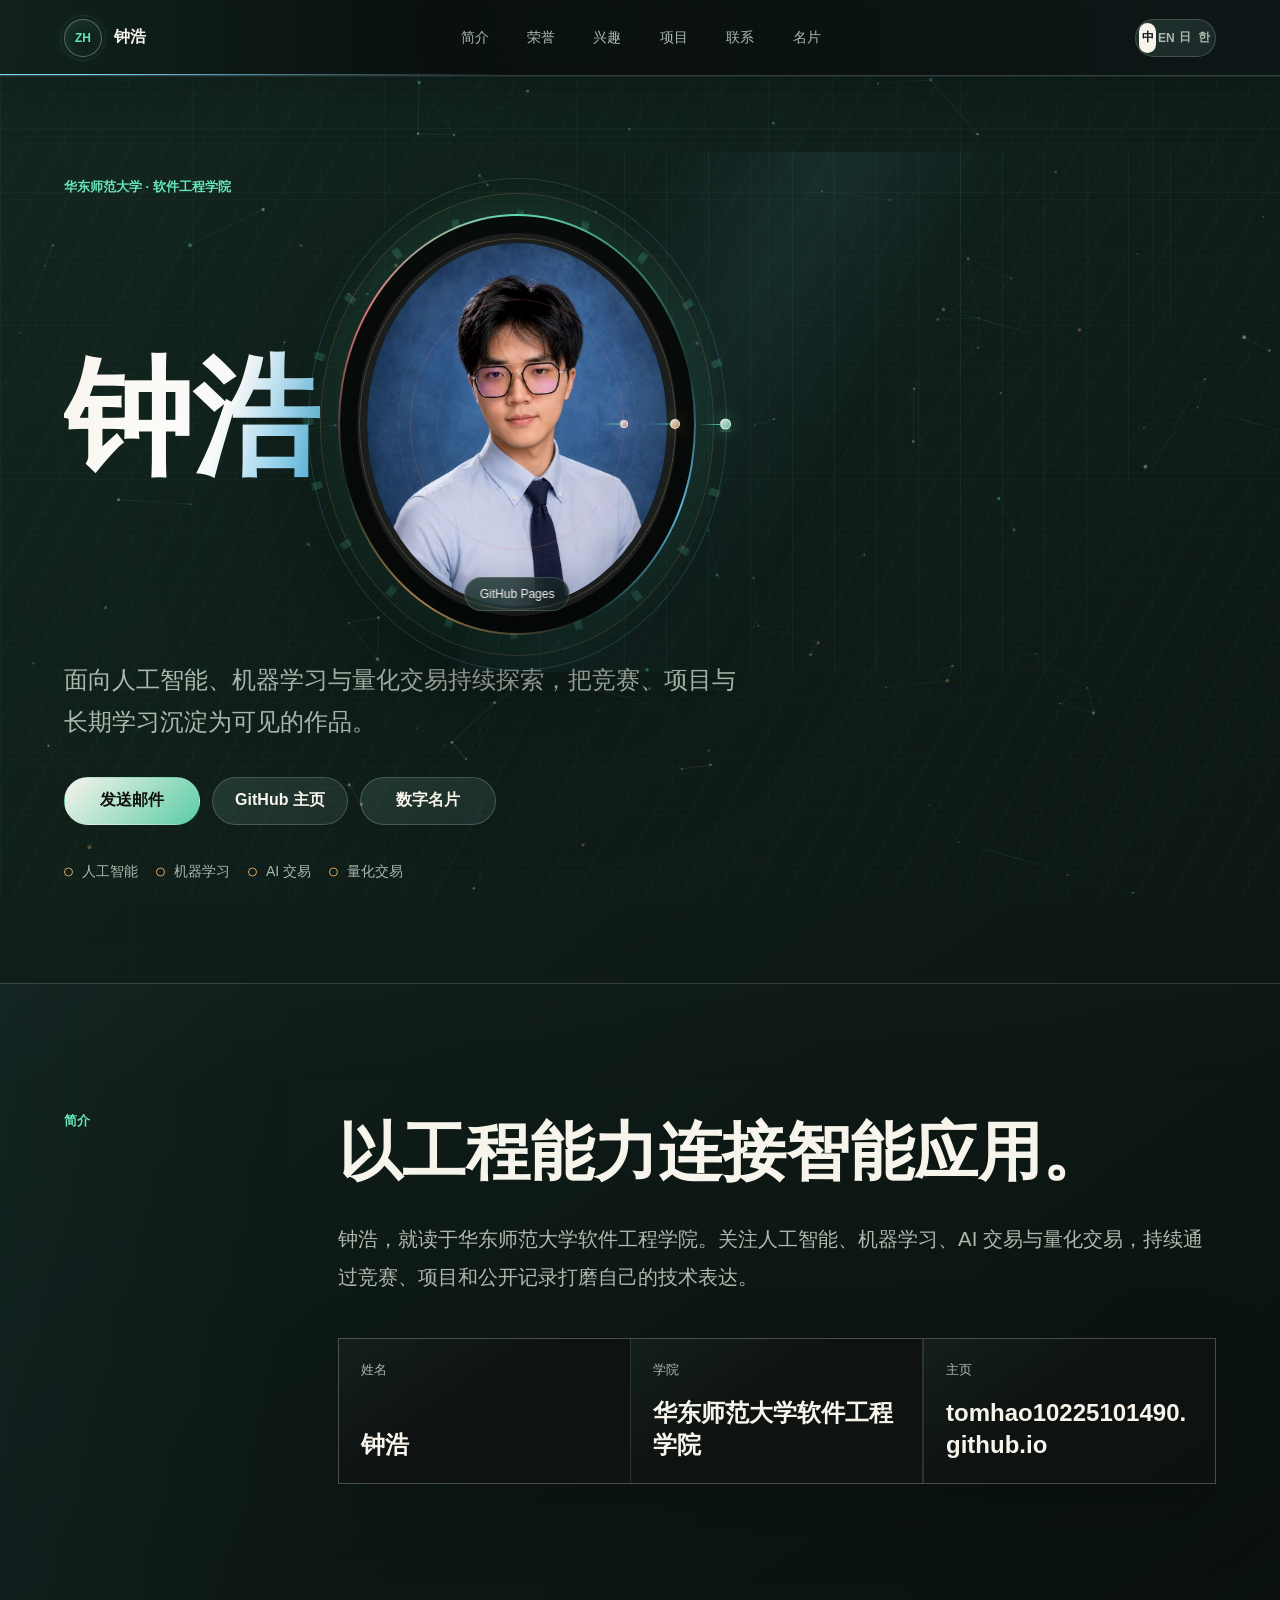
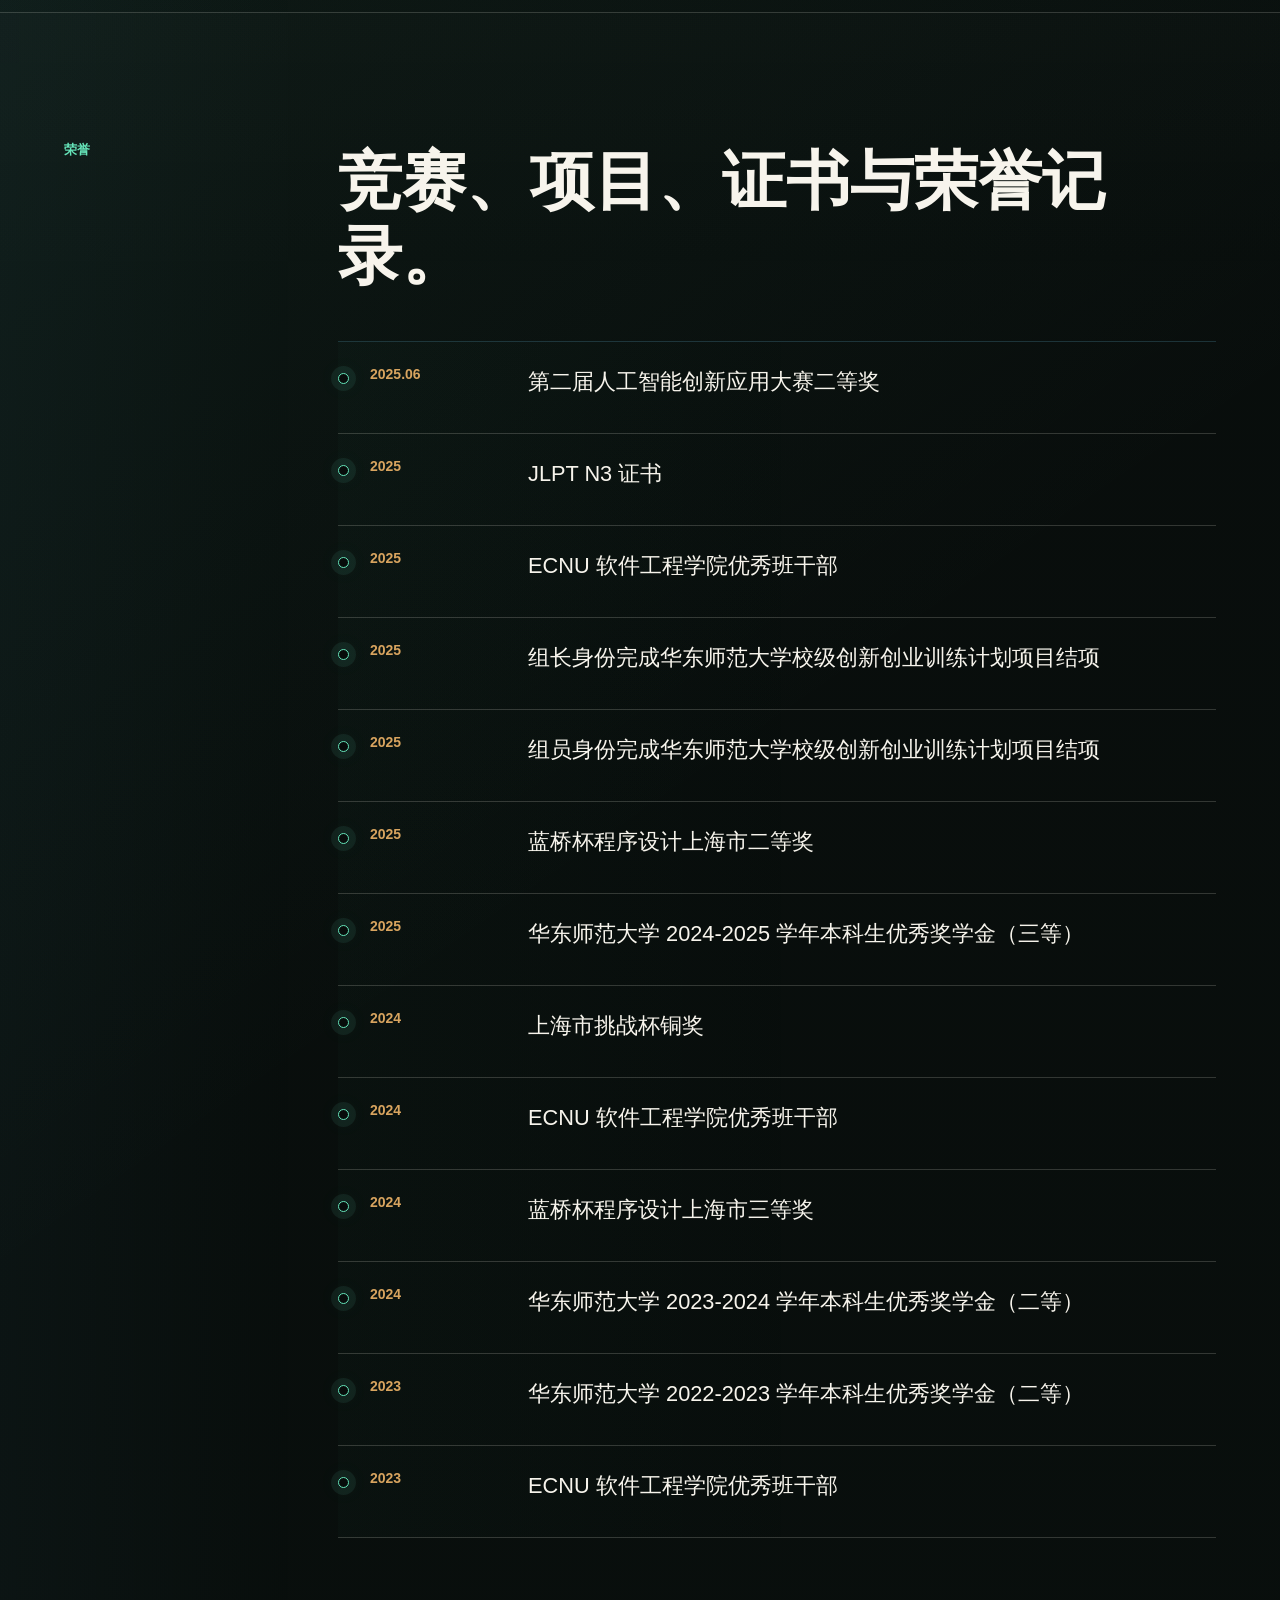
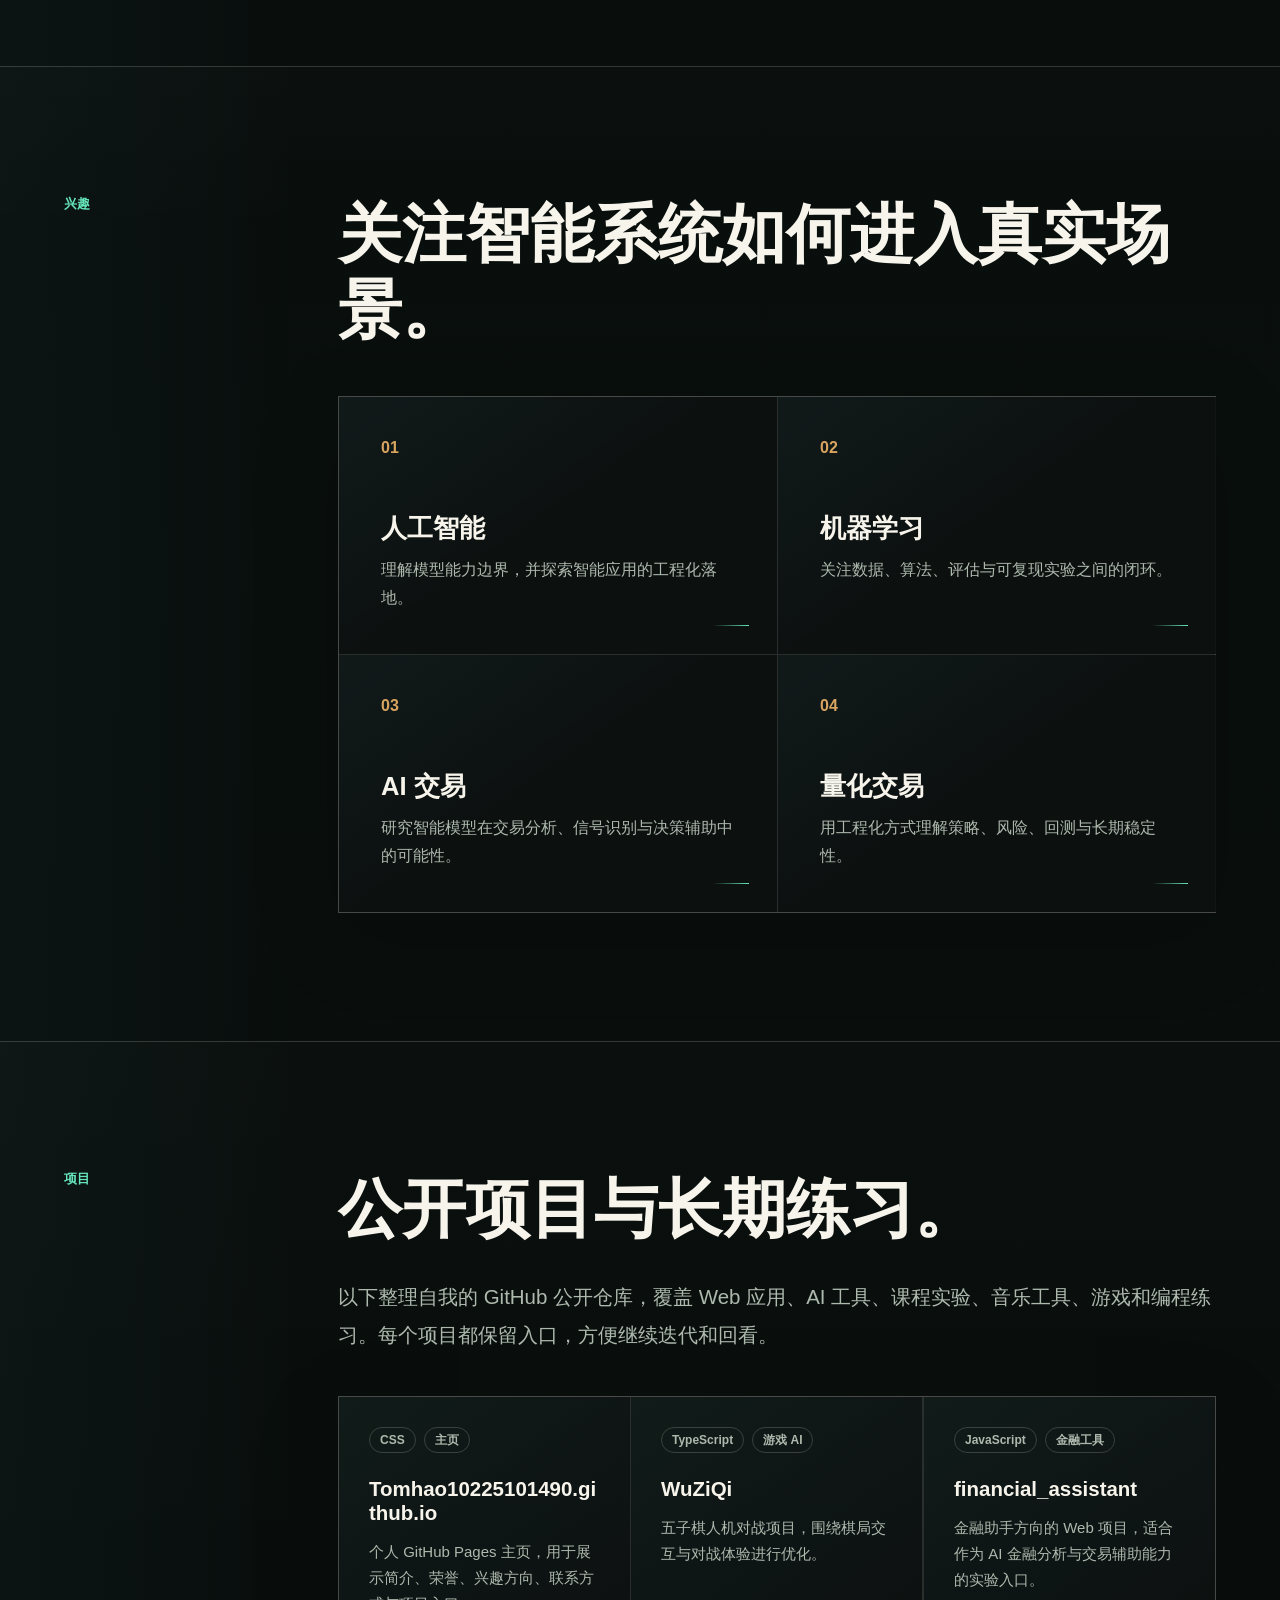
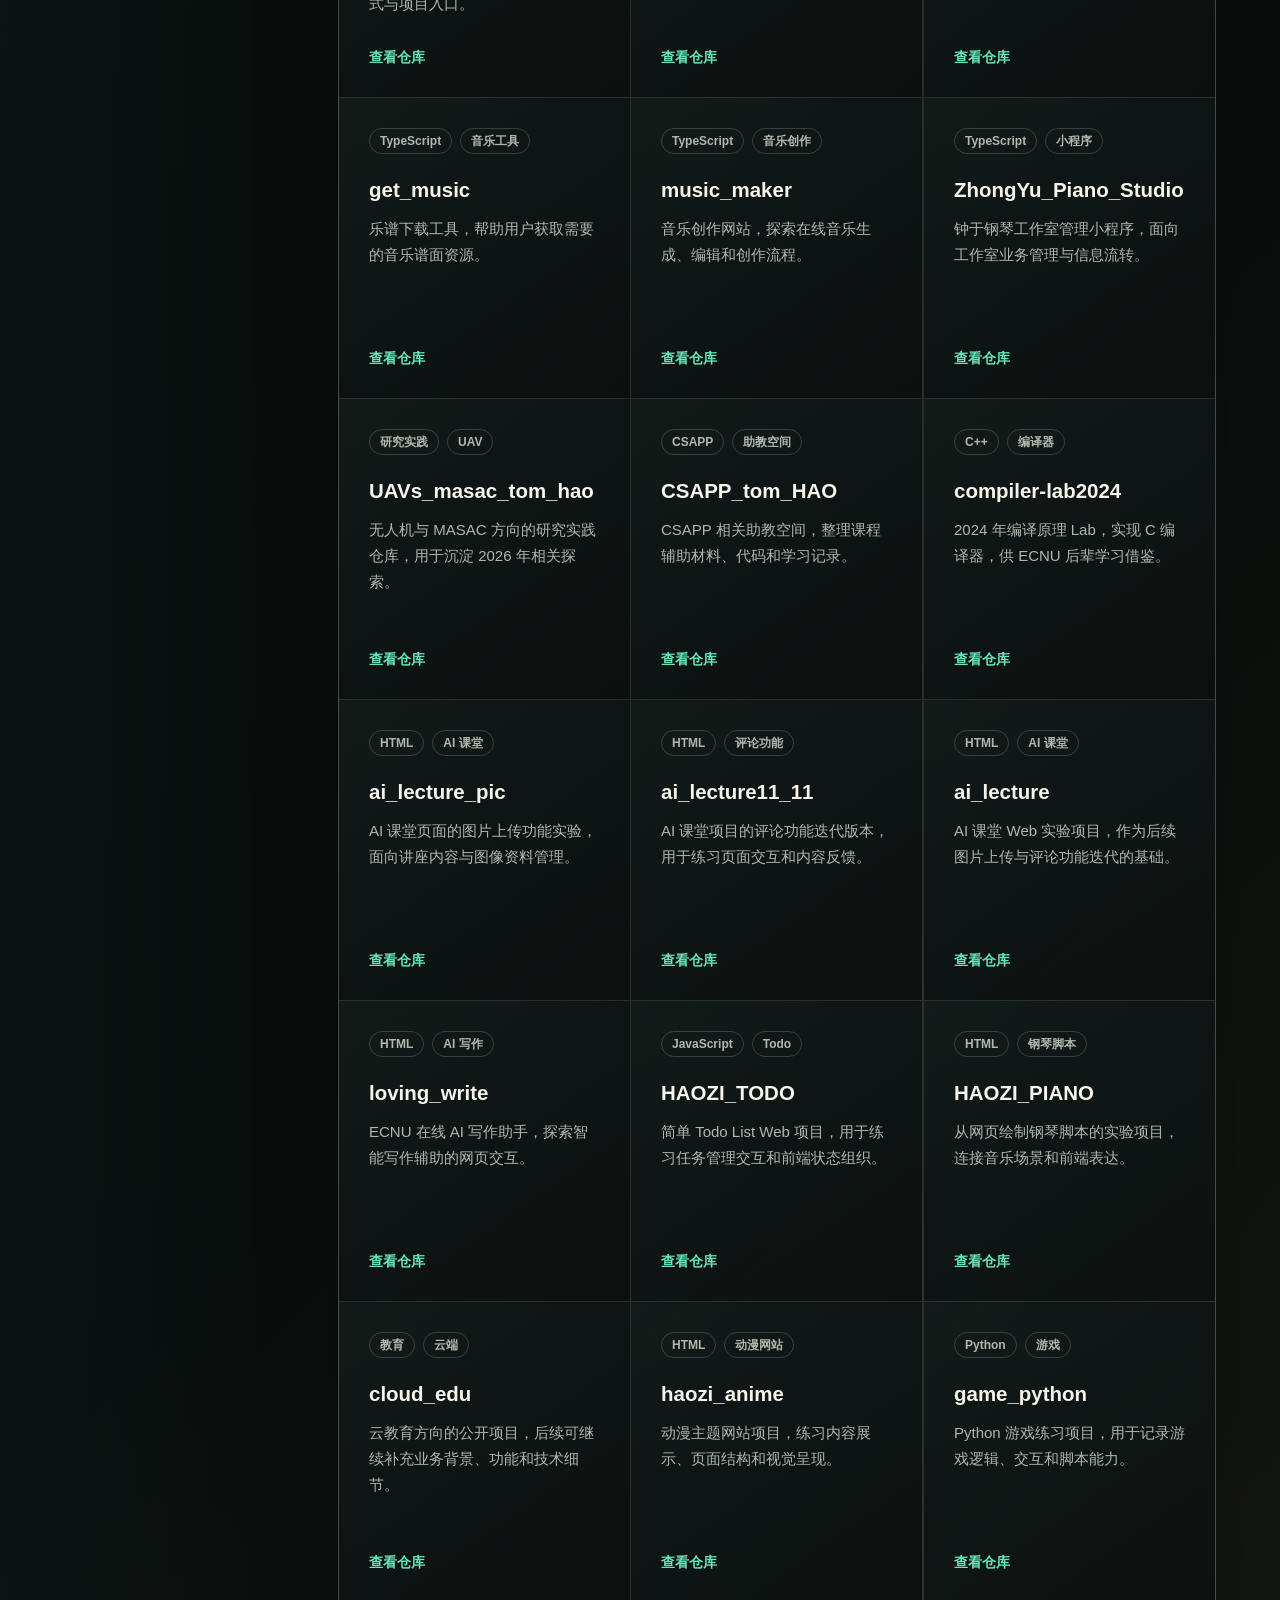
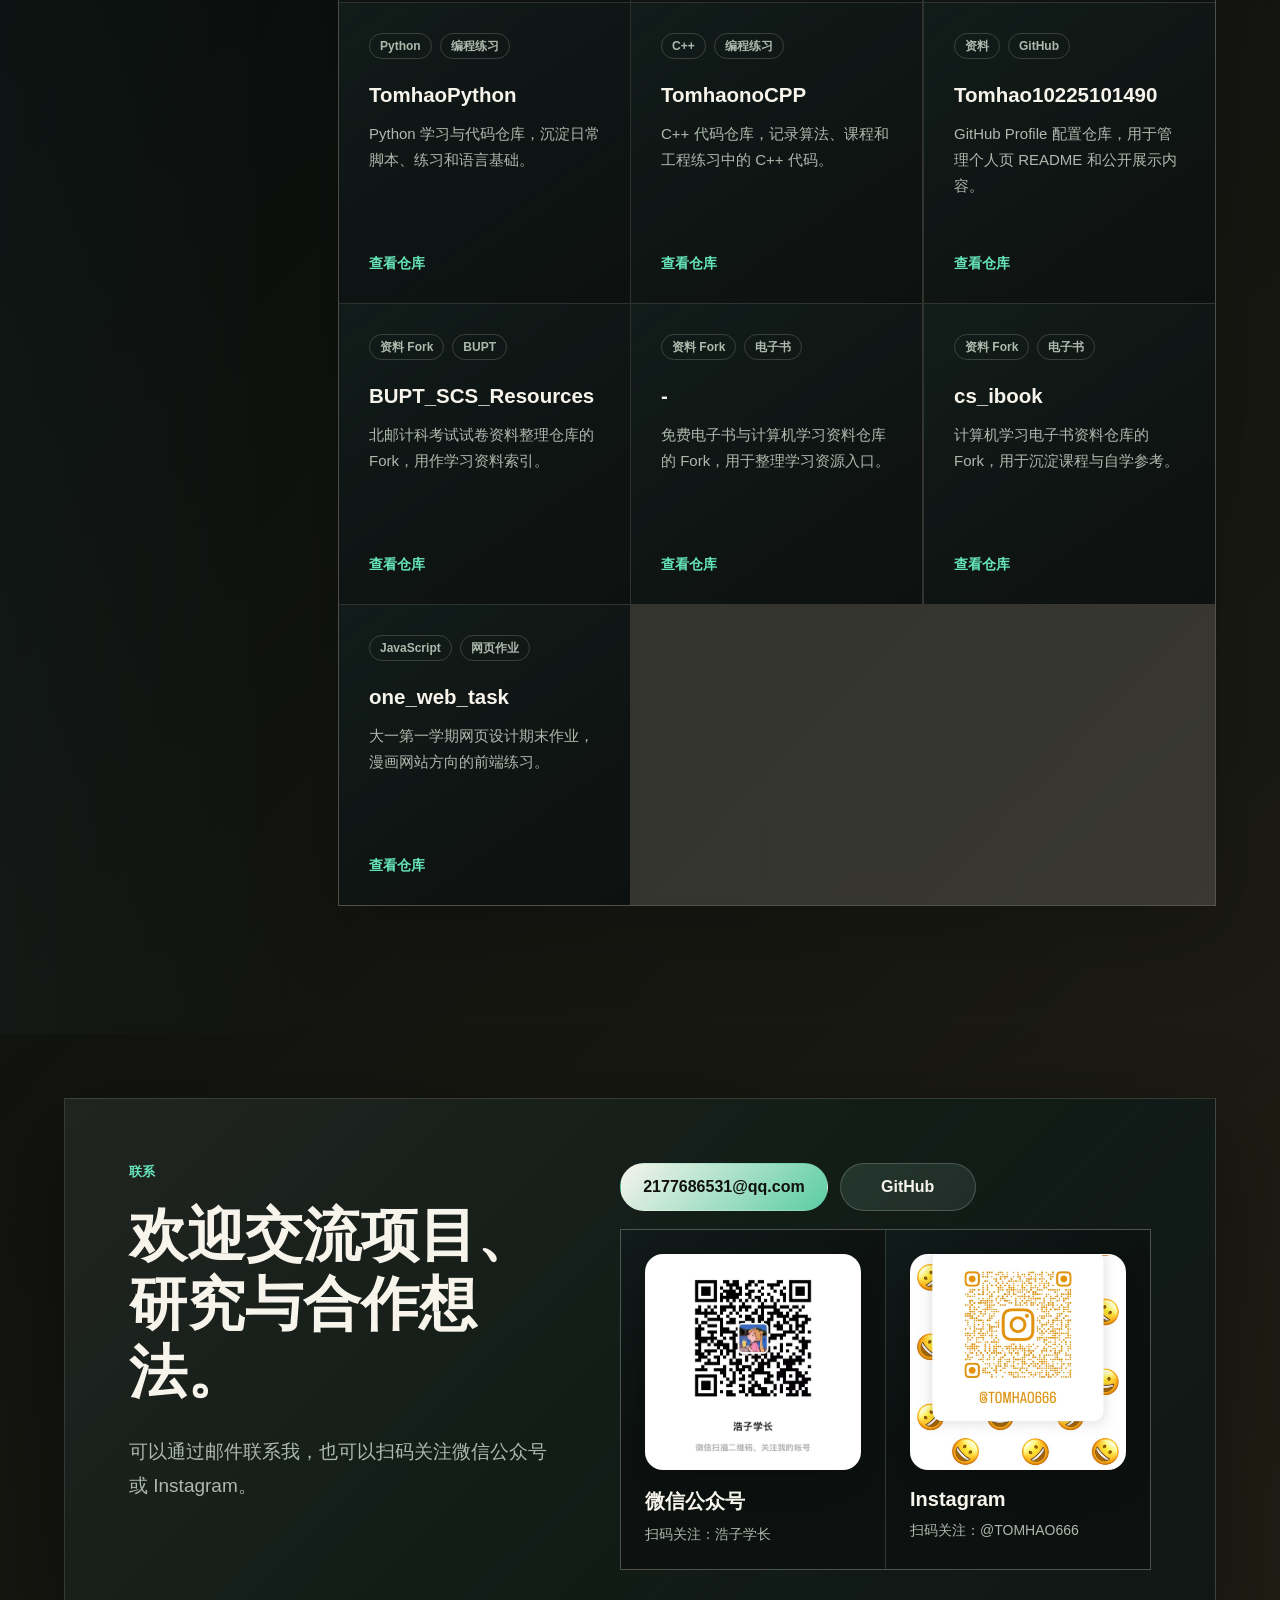
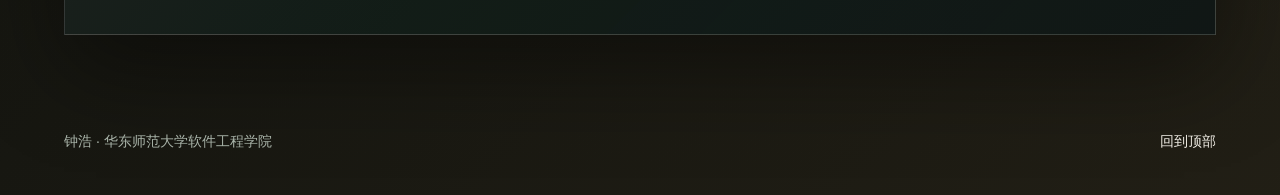
<file: index.html>
<!doctype html>
<html lang="zh-CN">
  <head>
    <meta charset="utf-8">
    <meta name="viewport" content="width=device-width, initial-scale=1">
    <meta name="description" id="metaDescription" content="钟浩，华东师范大学软件工程学院，人工智能、机器学习、AI 交易与量化交易方向。">
    <meta name="theme-color" content="#080c0b">
    <meta name="apple-mobile-web-app-capable" content="yes">
    <meta name="apple-mobile-web-app-title" content="钟浩">
    <meta property="og:type" content="website">
    <meta property="og:site_name" content="钟浩 · 个人主页">
    <meta property="og:title" content="钟浩 | Tomhao10225101490">
    <meta property="og:description" content="华东师范大学软件工程学院 · 人工智能 · 机器学习 · AI 交易 · 量化交易">
    <meta property="og:url" content="https://tomhao10225101490.github.io/">
    <meta property="og:image" content="https://tomhao10225101490.github.io/assets/share-card.jpg">
    <meta name="twitter:card" content="summary_large_image">
    <meta name="twitter:title" content="钟浩 | Tomhao10225101490">
    <meta name="twitter:description" content="华东师范大学软件工程学院 · 人工智能 · 机器学习 · AI 交易 · 量化交易">
    <meta name="twitter:image" content="https://tomhao10225101490.github.io/assets/share-card.jpg">
    <title>钟浩 | Tomhao10225101490</title>
    <link rel="manifest" href="manifest.webmanifest">
    <link rel="apple-touch-icon" href="assets/icons/icon-192.png">
    <link rel="stylesheet" href="styles.css?v=20260531">
  </head>
  <body>
    <div class="scroll-progress" aria-hidden="true"></div>
    <div class="motion-field" aria-hidden="true"></div>
    <div class="tech-veil" aria-hidden="true"></div>
    <canvas class="spark-canvas" id="sparkCanvas" aria-hidden="true"></canvas>
    <div class="cursor-glow" aria-hidden="true"></div>

    <header class="site-header">
      <a class="brand" href="#top" aria-label="钟浩" data-zh="钟浩" data-en="Zhong Hao" data-ja="鍾浩" data-ko="종하오" data-i18n="aria-label">
        <span class="brand-mark">ZH</span>
        <span data-zh="钟浩" data-en="Zhong Hao" data-ja="鍾浩" data-ko="종하오">钟浩</span>
      </a>

      <nav class="nav" aria-label="页面导航" data-zh="页面导航" data-en="Site navigation" data-ja="ページナビゲーション" data-ko="페이지 내비게이션" data-i18n="aria-label">
        <a href="#profile" data-zh="简介" data-en="Profile" data-ja="概要" data-ko="소개">简介</a>
        <a href="#honors" data-zh="荣誉" data-en="Honors" data-ja="受賞" data-ko="수상">荣誉</a>
        <a href="#interests" data-zh="兴趣" data-en="Interests" data-ja="関心" data-ko="관심">兴趣</a>
        <a href="#projects" data-zh="项目" data-en="Projects" data-ja="プロジェクト" data-ko="프로젝트">项目</a>
        <a href="#contact" data-zh="联系" data-en="Contact" data-ja="連絡" data-ko="연락">联系</a>
        <a href="card.html" data-zh="名片" data-en="Card" data-ja="名刺" data-ko="명함">名片</a>
      </nav>

      <div class="lang-switcher" role="group" aria-label="语言选择" data-zh="语言选择" data-en="Language selection" data-ja="言語選択" data-ko="언어 선택" data-i18n="aria-label" id="langSwitcher">
        <button class="lang-option is-active" type="button" data-lang-label="zh" aria-pressed="true">中</button>
        <button class="lang-option" type="button" data-lang-label="en" aria-pressed="false">EN</button>
        <button class="lang-option" type="button" data-lang-label="ja" aria-pressed="false">日</button>
        <button class="lang-option" type="button" data-lang-label="ko" aria-pressed="false">한</button>
      </div>
    </header>

    <main id="top">
      <section class="hero section-reveal" aria-labelledby="intro-title">
        <div class="hero-copy">
          <p class="eyebrow" data-zh="华东师范大学 · 软件工程学院" data-en="East China Normal University · School of Software Engineering" data-ja="華東師範大学 · ソフトウェア工程学院" data-ko="동화사범대학교 · 소프트웨어공학대학">
            华东师范大学 · 软件工程学院
          </p>
          <div class="identity-lockup">
            <h1 id="intro-title" data-zh="钟浩" data-en="Zhong Hao" data-ja="鍾浩" data-ko="종하오">钟浩</h1>
            <figure class="portrait-panel" aria-label="钟浩的个人照片" data-zh="钟浩的个人照片" data-en="Portrait photo of Zhong Hao" data-ja="鍾浩のプロフィール写真" data-ko="종하오의 프로필 사진" data-i18n="aria-label">
              <div class="portrait-orbit" aria-hidden="true"></div>
              <div class="satellite-system" aria-hidden="true">
                <span class="satellite-ring satellite-ring-one"><i></i></span>
                <span class="satellite-ring satellite-ring-two"><i></i></span>
                <span class="satellite-ring satellite-ring-three"><i></i></span>
              </div>
              <img src="assets/profile.jpg" alt="钟浩的个人照片" data-zh="钟浩的个人照片" data-en="Portrait photo of Zhong Hao" data-ja="鍾浩のプロフィール写真" data-ko="종하오의 프로필 사진" data-i18n="alt" class="portrait">
              <figcaption>
                <span data-zh="GitHub Pages" data-en="GitHub Pages" data-ja="GitHub Pages" data-ko="GitHub Pages">GitHub Pages</span>
              </figcaption>
            </figure>
          </div>
          <p class="lead" data-zh="面向人工智能、机器学习与量化交易持续探索，把竞赛、项目与长期学习沉淀为可见的作品。" data-en="Exploring artificial intelligence, machine learning, and quantitative trading while turning competitions, projects, and long-term study into visible work." data-ja="人工知能、機械学習、クオンツ取引を継続的に探求し、競技・プロジェクト・長期学習を目に見える成果へと結実させています。" data-ko="인공지능, 머신러닝, 퀀트 트레이딩을 꾸준히 탐구하며, 대회·프로젝트·장기 학습을 눈에 보이는 결과물로 남깁니다.">
            面向人工智能、机器学习与量化交易持续探索，把竞赛、项目与长期学习沉淀为可见的作品。
          </p>

          <div class="hero-actions" aria-label="主要操作" data-zh="主要操作" data-en="Primary actions" data-ja="主要操作" data-ko="주요 작업" data-i18n="aria-label">
            <a class="button primary" href="mailto:2177686531@qq.com" data-zh="发送邮件" data-en="Email Me" data-ja="メールを送る" data-ko="이메일 보내기">发送邮件</a>
            <a class="button secondary" href="https://github.com/Tomhao10225101490" target="_blank" rel="noreferrer" data-zh="GitHub 主页" data-en="GitHub Profile" data-ja="GitHub プロフィール" data-ko="GitHub 프로필">GitHub 主页</a>
            <a class="button secondary" href="card.html" data-zh="数字名片" data-en="Digital Card" data-ja="デジタル名刺" data-ko="디지털 명함">数字名片</a>
          </div>

          <div class="signal-row" aria-label="个人关键词" data-zh="个人关键词" data-en="Personal keywords" data-ja="キーワード" data-ko="개인 키워드" data-i18n="aria-label">
            <span data-zh="人工智能" data-en="Artificial Intelligence" data-ja="人工知能" data-ko="인공지능">人工智能</span>
            <span data-zh="机器学习" data-en="Machine Learning" data-ja="機械学習" data-ko="머신러닝">机器学习</span>
            <span data-zh="AI 交易" data-en="AI Trading" data-ja="AI トレード" data-ko="AI 트레이딩">AI 交易</span>
            <span data-zh="量化交易" data-en="Quant Trading" data-ja="クオンツ取引" data-ko="퀀트 트레이딩">量化交易</span>
          </div>
        </div>
      </section>

      <section class="content-section section-reveal" id="profile" aria-labelledby="profile-title">
        <div class="section-kicker" data-zh="简介" data-en="Profile" data-ja="概要" data-ko="소개">简介</div>
        <div class="section-content">
          <h2 id="profile-title" data-zh="以工程能力连接智能应用。" data-en="Connecting intelligent applications with engineering craft." data-ja="エンジニアリング力でインテリジェントな応用をつなぐ。" data-ko="엔지니어링 역량으로 지능형 응용을 연결합니다.">
            以工程能力连接智能应用。
          </h2>
          <p data-zh="钟浩，就读于华东师范大学软件工程学院。关注人工智能、机器学习、AI 交易与量化交易，持续通过竞赛、项目和公开记录打磨自己的技术表达。" data-en="Zhong Hao studies at the School of Software Engineering, East China Normal University. His interests include artificial intelligence, machine learning, AI trading, and quantitative trading, refined through competitions, projects, and public notes." data-ja="鍾浩は華東師範大学ソフトウェア工程学院に在籍。人工知能、機械学習、AI トレード、クオンツ取引に関心を持ち、競技・プロジェクト・公開記録を通じて技術表現を磨き続けています。" data-ko="종하오는 동화사범대학교 소프트웨어공학대학에 재학 중입니다. 인공지능, 머신러닝, AI 트레이딩, 퀀트 트레이딩에 관심을 두고, 대회·프로젝트·공개 기록을 통해 기술 표현을 꾸준히 다듬고 있습니다.">
            钟浩，就读于华东师范大学软件工程学院。关注人工智能、机器学习、AI 交易与量化交易，持续通过竞赛、项目和公开记录打磨自己的技术表达。
          </p>
          <div class="profile-grid" aria-label="基础信息" data-zh="基础信息" data-en="Basic information" data-ja="基本情報" data-ko="기본 정보" data-i18n="aria-label">
            <div>
              <span data-zh="姓名" data-en="Name" data-ja="氏名" data-ko="이름">姓名</span>
              <strong data-zh="钟浩" data-en="Zhong Hao" data-ja="鍾浩" data-ko="종하오">钟浩</strong>
            </div>
            <div>
              <span data-zh="学院" data-en="School" data-ja="所属" data-ko="학교">学院</span>
              <strong data-zh="华东师范大学软件工程学院" data-en="School of Software Engineering, ECNU" data-ja="華東師範大学ソフトウェア工程学院" data-ko="동화사범대학교 소프트웨어공학대학">华东师范大学软件工程学院</strong>
            </div>
            <div>
              <span data-zh="主页" data-en="Website" data-ja="ウェブサイト" data-ko="웹사이트">主页</span>
              <strong>tomhao10225101490.github.io</strong>
            </div>
          </div>
        </div>
      </section>

      <section class="content-section section-reveal" id="honors" aria-labelledby="honors-title">
        <div class="section-kicker" data-zh="荣誉" data-en="Honors" data-ja="受賞" data-ko="수상">荣誉</div>
        <div class="section-content">
          <h2 id="honors-title" data-zh="竞赛、项目、证书与荣誉记录。" data-en="Competitions, projects, certificates, and honors." data-ja="競技、プロジェクト、資格、受賞の記録。" data-ko="대회, 프로젝트, 자격증, 수상 기록.">竞赛、项目、证书与荣誉记录。</h2>
          <ol class="timeline">
            <li>
              <time>2025.06</time>
              <p data-zh="第二届人工智能创新应用大赛二等奖" data-en="Second Prize, 2nd Artificial Intelligence Innovation Application Competition" data-ja="第2回人工知能イノベーション応用コンテスト 二等賞" data-ko="제2회 인공지능 혁신 응용 대회 2등상">第二届人工智能创新应用大赛二等奖</p>
            </li>
            <li>
              <time>2025</time>
              <p data-zh="JLPT N3 证书" data-en="JLPT N3 Certificate" data-ja="JLPT N3 資格" data-ko="JLPT N3 자격증">JLPT N3 证书</p>
            </li>
            <li>
              <time>2025</time>
              <p data-zh="ECNU 软件工程学院优秀班干部" data-en="Outstanding Class Cadre, ECNU School of Software Engineering" data-ja="ECNU ソフトウェア工程学院 優秀クラス幹部" data-ko="ECNU 소프트웨어공학대학 우수 학급 임원">ECNU 软件工程学院优秀班干部</p>
            </li>
            <li>
              <time>2025</time>
              <p data-zh="组长身份完成华东师范大学校级创新创业训练计划项目结项" data-en="Completed an ECNU university-level Innovation and Entrepreneurship Training Program project as team leader" data-ja="華東師範大学 校级イノベーション・起業訓練計画プロジェクトをリーダーとして完了" data-ko="동화사범대학교 교내 창업·혁신 훈련 프로그램 프로젝트를 팀장으로 완료">组长身份完成华东师范大学校级创新创业训练计划项目结项</p>
            </li>
            <li>
              <time>2025</time>
              <p data-zh="组员身份完成华东师范大学校级创新创业训练计划项目结项" data-en="Completed an ECNU university-level Innovation and Entrepreneurship Training Program project as team member" data-ja="華東師範大学 校级イノベーション・起業訓練計画プロジェクトをメンバーとして完了" data-ko="동화사범대학교 교내 창업·혁신 훈련 프로그램 프로젝트를 팀원으로 완료">组员身份完成华东师范大学校级创新创业训练计划项目结项</p>
            </li>
            <li>
              <time>2025</time>
              <p data-zh="蓝桥杯程序设计上海市二等奖" data-en="Second Prize, Lanqiao Cup Programming Contest, Shanghai Division" data-ja="藍橋杯プログラミングコンテスト 上海市 二等賞" data-ko="란차오컵 프로그래밍 대회 상하이 2등상">蓝桥杯程序设计上海市二等奖</p>
            </li>
            <li>
              <time>2025</time>
              <p data-zh="华东师范大学 2024-2025 学年本科生优秀奖学金（三等）" data-en="ECNU 2024-2025 Undergraduate Outstanding Scholarship, Third Class" data-ja="華東師範大学 2024-2025 学年度 学部優秀奨学金（三等）" data-ko="동화사범대학교 2024-2025 학년도 학부 우수 장학금(3등)">华东师范大学 2024-2025 学年本科生优秀奖学金（三等）</p>
            </li>
            <li>
              <time>2024</time>
              <p data-zh="上海市挑战杯铜奖" data-en="Bronze Award, Challenge Cup Shanghai" data-ja="上海市チャレンジカップ 銅賞" data-ko="상하이 챌린지컵 동상">上海市挑战杯铜奖</p>
            </li>
            <li>
              <time>2024</time>
              <p data-zh="ECNU 软件工程学院优秀班干部" data-en="Outstanding Class Cadre, ECNU School of Software Engineering" data-ja="ECNU ソフトウェア工程学院 優秀クラス幹部" data-ko="ECNU 소프트웨어공학대학 우수 학급 임원">ECNU 软件工程学院优秀班干部</p>
            </li>
            <li>
              <time>2024</time>
              <p data-zh="蓝桥杯程序设计上海市三等奖" data-en="Third Prize, Lanqiao Cup Programming Contest, Shanghai Division" data-ja="藍橋杯プログラミングコンテスト 上海市 三等賞" data-ko="란차오컵 프로그래밍 대회 상하이 3등상">蓝桥杯程序设计上海市三等奖</p>
            </li>
            <li>
              <time>2024</time>
              <p data-zh="华东师范大学 2023-2024 学年本科生优秀奖学金（二等）" data-en="ECNU 2023-2024 Undergraduate Outstanding Scholarship, Second Class" data-ja="華東師範大学 2023-2024 学年度 学部優秀奨学金（二等）" data-ko="동화사범대학교 2023-2024 학년도 학부 우수 장학금(2등)">华东师范大学 2023-2024 学年本科生优秀奖学金（二等）</p>
            </li>
            <li>
              <time>2023</time>
              <p data-zh="华东师范大学 2022-2023 学年本科生优秀奖学金（二等）" data-en="ECNU 2022-2023 Undergraduate Outstanding Scholarship, Second Class" data-ja="華東師範大学 2022-2023 学年度 学部優秀奨学金（二等）" data-ko="동화사범대학교 2022-2023 학년도 학부 우수 장학금(2등)">华东师范大学 2022-2023 学年本科生优秀奖学金（二等）</p>
            </li>
            <li>
              <time>2023</time>
              <p data-zh="ECNU 软件工程学院优秀班干部" data-en="Outstanding Class Cadre, ECNU School of Software Engineering" data-ja="ECNU ソフトウェア工程学院 優秀クラス幹部" data-ko="ECNU 소프트웨어공학대학 우수 학급 임원">ECNU 软件工程学院优秀班干部</p>
            </li>
          </ol>
        </div>
      </section>

      <section class="content-section section-reveal" id="interests" aria-labelledby="interests-title">
        <div class="section-kicker" data-zh="兴趣" data-en="Interests" data-ja="関心" data-ko="관심">兴趣</div>
        <div class="section-content">
          <h2 id="interests-title" data-zh="关注智能系统如何进入真实场景。" data-en="Focused on bringing intelligent systems into real scenarios." data-ja="インテリジェントシステムが現実の場面に入る方法に注目。" data-ko="지능형 시스템이 실제 현장에 적용되는 방식에 관심을 둡니다.">
            关注智能系统如何进入真实场景。
          </h2>
          <div class="interest-list">
            <article>
              <span>01</span>
              <h3 data-zh="人工智能" data-en="Artificial Intelligence" data-ja="人工知能" data-ko="인공지능">人工智能</h3>
              <p data-zh="理解模型能力边界，并探索智能应用的工程化落地。" data-en="Understanding model capabilities and exploring practical AI applications." data-ja="モデルの能力限界を理解し、インテリジェント応用のエンジニアリング実装を探求。" data-ko="모델의 능력 한계를 이해하고, 지능형 응용의 엔지니어링 구현을 탐구합니다.">理解模型能力边界，并探索智能应用的工程化落地。</p>
            </article>
            <article>
              <span>02</span>
              <h3 data-zh="机器学习" data-en="Machine Learning" data-ja="機械学習" data-ko="머신러닝">机器学习</h3>
              <p data-zh="关注数据、算法、评估与可复现实验之间的闭环。" data-en="Building a loop across data, algorithms, evaluation, and reproducible experiments." data-ja="データ、アルゴリズム、評価、再現可能な実験のループに注目。" data-ko="데이터, 알고리즘, 평가, 재현 가능한 실험 사이의 순환에 관심을 둡니다.">关注数据、算法、评估与可复现实验之间的闭环。</p>
            </article>
            <article>
              <span>03</span>
              <h3 data-zh="AI 交易" data-en="AI Trading" data-ja="AI トレード" data-ko="AI 트레이딩">AI 交易</h3>
              <p data-zh="研究智能模型在交易分析、信号识别与决策辅助中的可能性。" data-en="Studying AI for market analysis, signal discovery, and decision support." data-ja="取引分析、シグナル識別、意思決定支援におけるインテリジェントモデルの可能性を研究。" data-ko="거래 분석, 신호 인식, 의사결정 보조에서 지능형 모델의 가능성을 연구합니다.">研究智能模型在交易分析、信号识别与决策辅助中的可能性。</p>
            </article>
            <article>
              <span>04</span>
              <h3 data-zh="量化交易" data-en="Quant Trading" data-ja="クオンツ取引" data-ko="퀀트 트레이딩">量化交易</h3>
              <p data-zh="用工程化方式理解策略、风险、回测与长期稳定性。" data-en="Approaching strategy, risk, backtesting, and long-term robustness through engineering." data-ja="エンジニアリング的な視点で戦略、リスク、バックテスト、長期安定性を理解。" data-ko="엔지니어링 방식으로 전략, 리스크, 백테스트, 장기 안정성을 이해합니다.">用工程化方式理解策略、风险、回测与长期稳定性。</p>
            </article>
          </div>
        </div>
      </section>

      <section class="content-section section-reveal" id="projects" aria-labelledby="projects-title">
        <div class="section-kicker" data-zh="项目" data-en="Projects" data-ja="プロジェクト" data-ko="프로젝트">项目</div>
        <div class="section-content">
          <h2 id="projects-title" data-zh="公开项目与长期练习。" data-en="Public projects and long-term practice." data-ja="公開プロジェクトと長期の練習。" data-ko="공개 프로젝트와 장기 연습.">
            公开项目与长期练习。
          </h2>
          <p data-zh="以下整理自我的 GitHub 公开仓库，覆盖 Web 应用、AI 工具、课程实验、音乐工具、游戏和编程练习。每个项目都保留入口，方便继续迭代和回看。" data-en="Collected from my public GitHub repositories, these projects cover web applications, AI tools, course labs, music tools, games, and programming practice. Each card keeps a direct entry for future iteration and review." data-ja="以下は GitHub 公開リポジトリから整理したもので、Web アプリ、AI ツール、授業実験、音楽ツール、ゲーム、プログラミング練習をカバーしています。各プロジェクトには入口を残し、継続的な改善と振り返りがしやすい構成です。" data-ko="아래는 GitHub 공개 저장소에서 정리한 목록으로, 웹 앱, AI 도구, 수업 실험, 음악 도구, 게임, 프로그래밍 연습을 포함합니다. 각 프로젝트에는 바로가기를 남겨 계속 개선하고 되돌아보기 쉽게 구성했습니다.">
            以下整理自我的 GitHub 公开仓库，覆盖 Web 应用、AI 工具、课程实验、音乐工具、游戏和编程练习。每个项目都保留入口，方便继续迭代和回看。
          </p>

          <div class="project-grid" aria-label="GitHub 项目列表" data-zh="GitHub 项目列表" data-en="GitHub project list" data-ja="GitHub プロジェクト一覧" data-ko="GitHub 프로젝트 목록" data-i18n="aria-label">
            <article class="project-card">
              <div class="project-meta"><span>CSS</span><span data-zh="主页" data-en="Website" data-ja="ウェブサイト" data-ko="웹사이트">主页</span></div>
              <h3>Tomhao10225101490.github.io</h3>
              <p data-zh="个人 GitHub Pages 主页，用于展示简介、荣誉、兴趣方向、联系方式与项目入口。" data-en="Personal GitHub Pages site presenting profile, honors, interests, contact information, and project entries." data-ja="個人 GitHub Pages サイト。概要、受賞、関心分野、連絡先、プロジェクト入口を掲載。" data-ko="개인 GitHub Pages 사이트로, 소개·수상·관심 분야·연락처·프로젝트 바로가기를 제공합니다.">个人 GitHub Pages 主页，用于展示简介、荣誉、兴趣方向、联系方式与项目入口。</p>
              <a href="https://github.com/Tomhao10225101490/Tomhao10225101490.github.io" target="_blank" rel="noreferrer" data-zh="查看仓库" data-en="View repository" data-ja="リポジトリを見る" data-ko="저장소 보기">查看仓库</a>
            </article>

            <article class="project-card">
              <div class="project-meta"><span>TypeScript</span><span data-zh="游戏 AI" data-en="Game AI" data-ja="ゲーム AI" data-ko="게임 AI">游戏 AI</span></div>
              <h3>WuZiQi</h3>
              <p data-zh="五子棋人机对战项目，围绕棋局交互与对战体验进行优化。" data-en="A Gomoku human-computer battle project focused on board interaction and play experience optimization." data-ja="五目並べの人間対コンピュータ対戦プロジェクト。盤面操作と対戦体験の最適化に焦点。" data-ko="오목 인간 대 컴퓨터 대전 프로젝트. 기보 상호작용과 대전 경험 최적화에 초점.">五子棋人机对战项目，围绕棋局交互与对战体验进行优化。</p>
              <a href="https://github.com/Tomhao10225101490/WuZiQi" target="_blank" rel="noreferrer" data-zh="查看仓库" data-en="View repository" data-ja="リポジトリを見る" data-ko="저장소 보기">查看仓库</a>
            </article>

            <article class="project-card">
              <div class="project-meta"><span>JavaScript</span><span data-zh="金融工具" data-en="Finance Tool" data-ja="金融ツール" data-ko="금융 도구">金融工具</span></div>
              <h3>financial_assistant</h3>
              <p data-zh="金融助手方向的 Web 项目，适合作为 AI 金融分析与交易辅助能力的实验入口。" data-en="A finance-assistant web project that can serve as an entry point for AI financial analysis and trading support experiments." data-ja="金融アシスタント向け Web プロジェクト。AI 金融分析・取引支援の実験入口として適しています。" data-ko="금융 어시스턴트 웹 프로젝트. AI 금융 분석·거래 보조 실험의 출발점으로 적합합니다.">金融助手方向的 Web 项目，适合作为 AI 金融分析与交易辅助能力的实验入口。</p>
              <a href="https://github.com/Tomhao10225101490/financial_assistant" target="_blank" rel="noreferrer" data-zh="查看仓库" data-en="View repository" data-ja="リポジトリを見る" data-ko="저장소 보기">查看仓库</a>
            </article>

            <article class="project-card">
              <div class="project-meta"><span>TypeScript</span><span data-zh="音乐工具" data-en="Music Tool" data-ja="音楽ツール" data-ko="음악 도구">音乐工具</span></div>
              <h3>get_music</h3>
              <p data-zh="乐谱下载工具，帮助用户获取需要的音乐谱面资源。" data-en="A score-downloading tool designed to help users collect the sheet music resources they need." data-ja="楽譜ダウンロードツール。必要な楽譜リソースの取得を支援。" data-ko="악보 다운로드 도구. 필요한 악보 자료를 얻도록 돕습니다.">乐谱下载工具，帮助用户获取需要的音乐谱面资源。</p>
              <a href="https://github.com/Tomhao10225101490/get_music" target="_blank" rel="noreferrer" data-zh="查看仓库" data-en="View repository" data-ja="リポジトリを見る" data-ko="저장소 보기">查看仓库</a>
            </article>

            <article class="project-card">
              <div class="project-meta"><span>TypeScript</span><span data-zh="音乐创作" data-en="Music Creation" data-ja="音楽制作" data-ko="음악 창작">音乐创作</span></div>
              <h3>music_maker</h3>
              <p data-zh="音乐创作网站，探索在线音乐生成、编辑和创作流程。" data-en="A music creation website exploring online music generation, editing, and creative workflows." data-ja="音楽制作サイト。オンライン生成、編集、制作フローを探求。" data-ko="음악 창작 웹사이트. 온라인 생성·편집·창작 흐름을 탐구합니다.">音乐创作网站，探索在线音乐生成、编辑和创作流程。</p>
              <a href="https://github.com/Tomhao10225101490/music_maker" target="_blank" rel="noreferrer" data-zh="查看仓库" data-en="View repository" data-ja="リポジトリを見る" data-ko="저장소 보기">查看仓库</a>
            </article>

            <article class="project-card">
              <div class="project-meta"><span>TypeScript</span><span data-zh="小程序" data-en="Mini Program" data-ja="ミニプログラム" data-ko="미니 프로그램">小程序</span></div>
              <h3>ZhongYu_Piano_Studio</h3>
              <p data-zh="钟于钢琴工作室管理小程序，面向工作室业务管理与信息流转。" data-en="A piano studio management mini program for studio operations and information workflows." data-ja="鍾于ピアノスタジオ管理ミニプログラム。スタジオ業務管理と情報流通向け。" data-ko="ZhongYu 피아노 스튜디오 관리 미니 프로그램. 스튜디오 업무 관리와 정보 흐름을 위한 도구.">钟于钢琴工作室管理小程序，面向工作室业务管理与信息流转。</p>
              <a href="https://github.com/Tomhao10225101490/ZhongYu_Piano_Studio" target="_blank" rel="noreferrer" data-zh="查看仓库" data-en="View repository" data-ja="リポジトリを見る" data-ko="저장소 보기">查看仓库</a>
            </article>

            <article class="project-card">
              <div class="project-meta"><span data-zh="研究实践" data-en="Research" data-ja="研究実践" data-ko="연구 실습">研究实践</span><span>UAV</span></div>
              <h3>UAVs_masac_tom_hao</h3>
              <p data-zh="无人机与 MASAC 方向的研究实践仓库，用于沉淀 2026 年相关探索。" data-en="A UAV and MASAC research-practice repository for recording related exploration in 2026." data-ja="UAV と MASAC 方向の研究実践リポジトリ。2026 年の関連探求を記録。" data-ko="UAV 및 MASAC 연구 실습 저장소. 2026년 관련 탐구를 기록합니다.">无人机与 MASAC 方向的研究实践仓库，用于沉淀 2026 年相关探索。</p>
              <a href="https://github.com/Tomhao10225101490/UAVs_masac_tom_hao" target="_blank" rel="noreferrer" data-zh="查看仓库" data-en="View repository" data-ja="リポジトリを見る" data-ko="저장소 보기">查看仓库</a>
            </article>

            <article class="project-card">
              <div class="project-meta"><span>CSAPP</span><span data-zh="助教空间" data-en="TA Space" data-ja="TA スペース" data-ko="TA 공간">助教空间</span></div>
              <h3>CSAPP_tom_HAO</h3>
              <p data-zh="CSAPP 相关助教空间，整理课程辅助材料、代码和学习记录。" data-en="A CSAPP teaching-assistant space for course support materials, code, and learning notes." data-ja="CSAPP 関連 TA スペース。授業補助資料、コード、学習記録を整理。" data-ko="CSAPP 관련 TA 공간. 수업 보조 자료, 코드, 학습 기록을 정리합니다.">CSAPP 相关助教空间，整理课程辅助材料、代码和学习记录。</p>
              <a href="https://github.com/Tomhao10225101490/CSAPP_tom_HAO" target="_blank" rel="noreferrer" data-zh="查看仓库" data-en="View repository" data-ja="リポジトリを見る" data-ko="저장소 보기">查看仓库</a>
            </article>

            <article class="project-card">
              <div class="project-meta"><span>C++</span><span data-zh="编译器" data-en="Compiler" data-ja="コンパイラ" data-ko="컴파일러">编译器</span></div>
              <h3>compiler-lab2024</h3>
              <p data-zh="2024 年编译原理 Lab，实现 C 编译器，供 ECNU 后辈学习借鉴。" data-en="A 2024 compiler-principles lab implementing a C compiler, shared as a reference for ECNU students." data-ja="2024 年コンパイラ原理 Lab。C コンパイラを実装し、ECNU 後輩の参考に。" data-ko="2024년 컴파일러 원리 Lab. C 컴파일러를 구현해 ECNU 후배들의 참고 자료로 공유.">2024 年编译原理 Lab，实现 C 编译器，供 ECNU 后辈学习借鉴。</p>
              <a href="https://github.com/Tomhao10225101490/compiler-lab2024" target="_blank" rel="noreferrer" data-zh="查看仓库" data-en="View repository" data-ja="リポジトリを見る" data-ko="저장소 보기">查看仓库</a>
            </article>

            <article class="project-card">
              <div class="project-meta"><span>HTML</span><span data-zh="AI 课堂" data-en="AI Lecture" data-ja="AI 講座" data-ko="AI 강의">AI 课堂</span></div>
              <h3>ai_lecture_pic</h3>
              <p data-zh="AI 课堂页面的图片上传功能实验，面向讲座内容与图像资料管理。" data-en="An AI lecture page experiment adding picture upload for lecture content and image materials." data-ja="AI 講座ページの画像アップロード機能実験。講義内容と画像資料管理向け。" data-ko="AI 강의 페이지의 이미지 업로드 기능 실험. 강의 콘텐츠와 이미지 자료 관리용.">AI 课堂页面的图片上传功能实验，面向讲座内容与图像资料管理。</p>
              <a href="https://github.com/Tomhao10225101490/ai_lecture_pic" target="_blank" rel="noreferrer" data-zh="查看仓库" data-en="View repository" data-ja="リポジトリを見る" data-ko="저장소 보기">查看仓库</a>
            </article>

            <article class="project-card">
              <div class="project-meta"><span>HTML</span><span data-zh="评论功能" data-en="Comments" data-ja="コメント機能" data-ko="댓글 기능">评论功能</span></div>
              <h3>ai_lecture11_11</h3>
              <p data-zh="AI 课堂项目的评论功能迭代版本，用于练习页面交互和内容反馈。" data-en="An iteration of the AI lecture project with comment functionality for interaction and feedback practice." data-ja="AI 講座プロジェクトのコメント機能イテレーション。ページ操作とフィードバック練習用。" data-ko="AI 강의 프로젝트의 댓글 기능 반복 버전. 페이지 상호작용과 피드백 연습용.">AI 课堂项目的评论功能迭代版本，用于练习页面交互和内容反馈。</p>
              <a href="https://github.com/Tomhao10225101490/ai_lecture11_11" target="_blank" rel="noreferrer" data-zh="查看仓库" data-en="View repository" data-ja="リポジトリを見る" data-ko="저장소 보기">查看仓库</a>
            </article>

            <article class="project-card">
              <div class="project-meta"><span>HTML</span><span data-zh="AI 课堂" data-en="AI Lecture" data-ja="AI 講座" data-ko="AI 강의">AI 课堂</span></div>
              <h3>ai_lecture</h3>
              <p data-zh="AI 课堂 Web 实验项目，作为后续图片上传与评论功能迭代的基础。" data-en="An AI lecture web experiment that serves as the base for later image upload and comment iterations." data-ja="AI 講座 Web 実験プロジェクト。後続の画像アップロード・コメント機能の基盤。" data-ko="AI 강의 웹 실험 프로젝트. 이후 이미지 업로드·댓글 기능 반복의 기반.">AI 课堂 Web 实验项目，作为后续图片上传与评论功能迭代的基础。</p>
              <a href="https://github.com/Tomhao10225101490/ai_lecture" target="_blank" rel="noreferrer" data-zh="查看仓库" data-en="View repository" data-ja="リポジトリを見る" data-ko="저장소 보기">查看仓库</a>
            </article>

            <article class="project-card">
              <div class="project-meta"><span>HTML</span><span data-zh="AI 写作" data-en="AI Writing" data-ja="AI ライティング" data-ko="AI 글쓰기">AI 写作</span></div>
              <h3>loving_write</h3>
              <p data-zh="ECNU 在线 AI 写作助手，探索智能写作辅助的网页交互。" data-en="An ECNU online AI writing assistant exploring web interaction for intelligent writing support." data-ja="ECNU オンライン AI ライティングアシスタント。インテリジェント執筆支援の Web 操作を探求。" data-ko="ECNU 온라인 AI 글쓰기 어시스턴트. 지능형 글쓰기 보조 웹 상호작용을 탐구합니다.">ECNU 在线 AI 写作助手，探索智能写作辅助的网页交互。</p>
              <a href="https://github.com/Tomhao10225101490/loving_write" target="_blank" rel="noreferrer" data-zh="查看仓库" data-en="View repository" data-ja="リポジトリを見る" data-ko="저장소 보기">查看仓库</a>
            </article>

            <article class="project-card">
              <div class="project-meta"><span>JavaScript</span><span>Todo</span></div>
              <h3>HAOZI_TODO</h3>
              <p data-zh="简单 Todo List Web 项目，用于练习任务管理交互和前端状态组织。" data-en="A simple todo-list web project for practicing task interactions and frontend state organization." data-ja="シンプルな Todo List Web プロジェクト。タスク管理操作とフロントエンド状態整理の練習用。" data-ko="간단한 Todo List 웹 프로젝트. 작업 관리 상호작용과 프론트엔드 상태 구성 연습용.">简单 Todo List Web 项目，用于练习任务管理交互和前端状态组织。</p>
              <a href="https://github.com/Tomhao10225101490/HAOZI_TODO" target="_blank" rel="noreferrer" data-zh="查看仓库" data-en="View repository" data-ja="リポジトリを見る" data-ko="저장소 보기">查看仓库</a>
            </article>

            <article class="project-card">
              <div class="project-meta"><span>HTML</span><span data-zh="钢琴脚本" data-en="Piano Script" data-ja="ピアノスクリプト" data-ko="피아노 스크립트">钢琴脚本</span></div>
              <h3>HAOZI_PIANO</h3>
              <p data-zh="从网页绘制钢琴脚本的实验项目，连接音乐场景和前端表达。" data-en="An experiment for drawing piano scripts from the web, connecting music scenarios with frontend expression." data-ja="Web からピアノスクリプトを描画する実験プロジェクト。音楽シーンとフロントエンド表現をつなぐ。" data-ko="웹에서 피아노 스크립트를 그리는 실험 프로젝트. 음악 장면과 프론트엔드 표현을 연결합니다.">从网页绘制钢琴脚本的实验项目，连接音乐场景和前端表达。</p>
              <a href="https://github.com/Tomhao10225101490/HAOZI_PIANO" target="_blank" rel="noreferrer" data-zh="查看仓库" data-en="View repository" data-ja="リポジトリを見る" data-ko="저장소 보기">查看仓库</a>
            </article>

            <article class="project-card">
              <div class="project-meta"><span data-zh="教育" data-en="Education" data-ja="教育" data-ko="교육">教育</span><span data-zh="云端" data-en="Cloud" data-ja="クラウド" data-ko="클라우드">云端</span></div>
              <h3>cloud_edu</h3>
              <p data-zh="云教育方向的公开项目，后续可继续补充业务背景、功能和技术细节。" data-en="A public cloud-education project, ready for more business context, features, and technical details." data-ja="クラウド教育方向の公開プロジェクト。今後、業務背景・機能・技術詳細を追加可能。" data-ko="클라우드 교육 방향의 공개 프로젝트. 이후 비즈니스 배경, 기능, 기술 세부를 추가할 수 있습니다.">云教育方向的公开项目，后续可继续补充业务背景、功能和技术细节。</p>
              <a href="https://github.com/Tomhao10225101490/cloud_edu" target="_blank" rel="noreferrer" data-zh="查看仓库" data-en="View repository" data-ja="リポジトリを見る" data-ko="저장소 보기">查看仓库</a>
            </article>

            <article class="project-card">
              <div class="project-meta"><span>HTML</span><span data-zh="动漫网站" data-en="Anime Site" data-ja="アニメサイト" data-ko="애니 사이트">动漫网站</span></div>
              <h3>haozi_anime</h3>
              <p data-zh="动漫主题网站项目，练习内容展示、页面结构和视觉呈现。" data-en="An anime-themed website project for practicing content display, page structure, and visual presentation." data-ja="アニメテーマの Web プロジェクト。コンテンツ展示、ページ構造、ビジュアル表現の練習。" data-ko="애니 테마 웹 프로젝트. 콘텐츠 표시, 페이지 구조, 시각적 표현 연습.">动漫主题网站项目，练习内容展示、页面结构和视觉呈现。</p>
              <a href="https://github.com/Tomhao10225101490/haozi_anime" target="_blank" rel="noreferrer" data-zh="查看仓库" data-en="View repository" data-ja="リポジトリを見る" data-ko="저장소 보기">查看仓库</a>
            </article>

            <article class="project-card">
              <div class="project-meta"><span>Python</span><span data-zh="游戏" data-en="Game" data-ja="ゲーム" data-ko="게임">游戏</span></div>
              <h3>game_python</h3>
              <p data-zh="Python 游戏练习项目，用于记录游戏逻辑、交互和脚本能力。" data-en="A Python game-practice project recording game logic, interaction, and scripting skills." data-ja="Python ゲーム練習プロジェクト。ゲームロジック、操作、スクリプト能力を記録。" data-ko="Python 게임 연습 프로젝트. 게임 로직, 상호작용, 스크립트 역량을 기록합니다.">Python 游戏练习项目，用于记录游戏逻辑、交互和脚本能力。</p>
              <a href="https://github.com/Tomhao10225101490/game_python" target="_blank" rel="noreferrer" data-zh="查看仓库" data-en="View repository" data-ja="リポジトリを見る" data-ko="저장소 보기">查看仓库</a>
            </article>

            <article class="project-card">
              <div class="project-meta"><span>Python</span><span data-zh="编程练习" data-en="Practice" data-ja="プログラミング練習" data-ko="프로그래밍 연습">编程练习</span></div>
              <h3>TomhaoPython</h3>
              <p data-zh="Python 学习与代码仓库，沉淀日常脚本、练习和语言基础。" data-en="A Python learning repository collecting daily scripts, exercises, and language fundamentals." data-ja="Python 学習・コードリポジトリ。日常スクリプト、練習、言語基礎を蓄積。" data-ko="Python 학습·코드 저장소. 일상 스크립트, 연습, 언어 기초를 축적합니다.">Python 学习与代码仓库，沉淀日常脚本、练习和语言基础。</p>
              <a href="https://github.com/Tomhao10225101490/TomhaoPython" target="_blank" rel="noreferrer" data-zh="查看仓库" data-en="View repository" data-ja="リポジトリを見る" data-ko="저장소 보기">查看仓库</a>
            </article>

            <article class="project-card">
              <div class="project-meta"><span>C++</span><span data-zh="编程练习" data-en="Practice" data-ja="プログラミング練習" data-ko="프로그래밍 연습">编程练习</span></div>
              <h3>TomhaonoCPP</h3>
              <p data-zh="C++ 代码仓库，记录算法、课程和工程练习中的 C++ 代码。" data-en="A C++ code repository recording algorithms, coursework, and engineering practice." data-ja="C++ コードリポジトリ。アルゴリズム、授業、エンジニアリング練習の C++ コードを記録。" data-ko="C++ 코드 저장소. 알고리즘, 수업, 엔지니어링 연습의 C++ 코드를 기록합니다.">C++ 代码仓库，记录算法、课程和工程练习中的 C++ 代码。</p>
              <a href="https://github.com/Tomhao10225101490/TomhaonoCPP" target="_blank" rel="noreferrer" data-zh="查看仓库" data-en="View repository" data-ja="リポジトリを見る" data-ko="저장소 보기">查看仓库</a>
            </article>

            <article class="project-card">
              <div class="project-meta"><span data-zh="资料" data-en="Profile" data-ja="資料" data-ko="자료">资料</span><span>GitHub</span></div>
              <h3>Tomhao10225101490</h3>
              <p data-zh="GitHub Profile 配置仓库，用于管理个人页 README 和公开展示内容。" data-en="GitHub profile configuration repository for managing the profile README and public presentation." data-ja="GitHub Profile 設定リポジトリ。プロフィール README と公開コンテンツを管理。" data-ko="GitHub Profile 설정 저장소. 프로필 README와 공개 콘텐츠를 관리합니다.">GitHub Profile 配置仓库，用于管理个人页 README 和公开展示内容。</p>
              <a href="https://github.com/Tomhao10225101490/Tomhao10225101490" target="_blank" rel="noreferrer" data-zh="查看仓库" data-en="View repository" data-ja="リポジトリを見る" data-ko="저장소 보기">查看仓库</a>
            </article>

            <article class="project-card is-resource">
              <div class="project-meta"><span data-zh="资料 Fork" data-en="Resource Fork" data-ja="資料 Fork" data-ko="자료 Fork">资料 Fork</span><span>BUPT</span></div>
              <h3>BUPT_SCS_Resources</h3>
              <p data-zh="北邮计科考试试卷资料整理仓库的 Fork，用作学习资料索引。" data-en="A fork of BUPT computer-science exam resources, kept as a study-material index." data-ja="北京郵電大学 CS 試験資料整理リポジトリの Fork。学習資料索引として利用。" data-ko="북경우전대학 CS 시험 자료 정리 저장소 Fork. 학습 자료 색인으로 활용.">北邮计科考试试卷资料整理仓库的 Fork，用作学习资料索引。</p>
              <a href="https://github.com/Tomhao10225101490/BUPT_SCS_Resources" target="_blank" rel="noreferrer" data-zh="查看仓库" data-en="View repository" data-ja="リポジトリを見る" data-ko="저장소 보기">查看仓库</a>
            </article>

            <article class="project-card is-resource">
              <div class="project-meta"><span data-zh="资料 Fork" data-en="Resource Fork" data-ja="資料 Fork" data-ko="자료 Fork">资料 Fork</span><span data-zh="电子书" data-en="Books" data-ja="電子書籍" data-ko="전자책">电子书</span></div>
              <h3>-</h3>
              <p data-zh="免费电子书与计算机学习资料仓库的 Fork，用于整理学习资源入口。" data-en="A fork of free e-book and computer-learning resources, kept as a study-resource entry." data-ja="無料電子書籍・コンピュータ学習資料リポジトリの Fork。学習リソース入口を整理。" data-ko="무료 전자책·컴퓨터 학습 자료 저장소 Fork. 학습 자료 진입점을 정리.">免费电子书与计算机学习资料仓库的 Fork，用于整理学习资源入口。</p>
              <a href="https://github.com/Tomhao10225101490/-" target="_blank" rel="noreferrer" data-zh="查看仓库" data-en="View repository" data-ja="リポジトリを見る" data-ko="저장소 보기">查看仓库</a>
            </article>

            <article class="project-card is-resource">
              <div class="project-meta"><span data-zh="资料 Fork" data-en="Resource Fork" data-ja="資料 Fork" data-ko="자료 Fork">资料 Fork</span><span data-zh="电子书" data-en="Books" data-ja="電子書籍" data-ko="전자책">电子书</span></div>
              <h3>cs_ibook</h3>
              <p data-zh="计算机学习电子书资料仓库的 Fork，用于沉淀课程与自学参考。" data-en="A fork of computer-science e-book resources for coursework and self-study references." data-ja="コンピュータ学習電子書籍リポジトリの Fork。授業・独学の参考として蓄積。" data-ko="컴퓨터 학습 전자책 저장소 Fork. 수업·자기학습 참고 자료로 축적.">计算机学习电子书资料仓库的 Fork，用于沉淀课程与自学参考。</p>
              <a href="https://github.com/Tomhao10225101490/cs_ibook" target="_blank" rel="noreferrer" data-zh="查看仓库" data-en="View repository" data-ja="リポジトリを見る" data-ko="저장소 보기">查看仓库</a>
            </article>

            <article class="project-card is-resource">
              <div class="project-meta"><span>JavaScript</span><span data-zh="网页作业" data-en="Web Assignment" data-ja="Web 課題" data-ko="웹 과제">网页作业</span></div>
              <h3>one_web_task</h3>
              <p data-zh="大一第一学期网页设计期末作业，漫画网站方向的前端练习。" data-en="A first-semester web design final assignment, practicing a manga-site frontend." data-ja="1 年次第 1 学期 Web デザイン期末課題。漫画サイト方向のフロントエンド練習。" data-ko="1학년 1학기 웹 디자인 기말 과제. 만화 사이트 방향의 프론트엔드 연습.">大一第一学期网页设计期末作业，漫画网站方向的前端练习。</p>
              <a href="https://github.com/Tomhao10225101490/one_web_task" target="_blank" rel="noreferrer" data-zh="查看仓库" data-en="View repository" data-ja="リポジトリを見る" data-ko="저장소 보기">查看仓库</a>
            </article>
          </div>
        </div>
      </section>

      <section class="contact-band section-reveal" id="contact" aria-labelledby="contact-title">
        <div class="contact-copy">
          <p class="section-kicker" data-zh="联系" data-en="Contact" data-ja="連絡" data-ko="연락">联系</p>
          <h2 id="contact-title" data-zh="欢迎交流项目、研究与合作想法。" data-en="Open to ideas around projects, research, and collaboration." data-ja="プロジェクト、研究、協力のアイデアを歓迎します。" data-ko="프로젝트, 연구, 협업 아이디어를 환영합니다.">
            欢迎交流项目、研究与合作想法。
          </h2>
          <p data-zh="可以通过邮件联系我，也可以扫码关注微信公众号或 Instagram。" data-en="Reach me by email, or scan the QR codes to follow my WeChat official account and Instagram." data-ja="メールで連絡いただくか、QR コードから WeChat 公式アカウントまたは Instagram をフォローしてください。" data-ko="이메일로 연락하거나 QR 코드로 WeChat 공식 계정 또는 Instagram을 팔로우해 주세요.">
            可以通过邮件联系我，也可以扫码关注微信公众号或 Instagram。
          </p>
        </div>
        <div class="contact-panel" aria-label="联系方式" data-zh="联系方式" data-en="Contact information" data-ja="連絡先" data-ko="연락처" data-i18n="aria-label">
          <div class="contact-actions">
            <a class="button primary" href="mailto:2177686531@qq.com">2177686531@qq.com</a>
            <a class="button secondary" href="https://github.com/Tomhao10225101490" target="_blank" rel="noreferrer">GitHub</a>
          </div>
          <div class="qr-grid">
            <article class="qr-card">
              <img src="assets/wechat-official-account.jpg" alt="微信公众号浩子学长二维码" data-zh="微信公众号浩子学长二维码" data-en="QR code for WeChat official account 浩子学长" data-ja="WeChat 公式アカウント「浩子学长」の QR コード" data-ko="WeChat 공식 계정 浩子学长 QR 코드" data-i18n="alt">
              <div>
                <h3 data-zh="微信公众号" data-en="WeChat Official Account" data-ja="WeChat 公式アカウント" data-ko="WeChat 공식 계정">微信公众号</h3>
                <p data-zh="扫码关注：浩子学长" data-en="Scan to follow: 浩子学长" data-ja="QR コードでフォロー：浩子学长" data-ko="QR 코드로 팔로우: 浩子学长">扫码关注：浩子学长</p>
              </div>
            </article>
            <article class="qr-card">
              <img src="assets/instagram-qr.jpg" alt="Instagram @TOMHAO666 二维码" data-zh="Instagram @TOMHAO666 二维码" data-en="QR code for Instagram @TOMHAO666" data-ja="Instagram @TOMHAO666 の QR コード" data-ko="Instagram @TOMHAO666 QR 코드" data-i18n="alt">
              <div>
                <h3>Instagram</h3>
                <p data-zh="扫码关注：@TOMHAO666" data-en="Scan to follow: @TOMHAO666" data-ja="QR コードでフォロー：@TOMHAO666" data-ko="QR 코드로 팔로우: @TOMHAO666">扫码关注：@TOMHAO666</p>
              </div>
            </article>
          </div>
        </div>
      </section>
    </main>

    <footer class="site-footer">
      <span data-zh="钟浩 · 华东师范大学软件工程学院" data-en="Zhong Hao · School of Software Engineering, ECNU" data-ja="鍾浩 · 華東師範大学ソフトウェア工程学院" data-ko="종하오 · 동화사범대학교 소프트웨어공학대학">钟浩 · 华东师范大学软件工程学院</span>
      <a href="#top" data-zh="回到顶部" data-en="Back to top" data-ja="トップへ戻る" data-ko="맨 위로">回到顶部</a>
    </footer>

    <script src="i18n.js?v=20260531"></script>
    <script src="script.js?v=20260531"></script>
  </body>
</html>
</file>
<file: styles.css>
:root {
  color-scheme: dark;
  --pointer-x: 50%;
  --pointer-y: 50%;
  --tilt-x: 0deg;
  --tilt-y: 0deg;
  --orbit-shift-x: 0px;
  --orbit-shift-y: 0px;
  --bg: #080c0b;
  --bg-soft: #101713;
  --panel: rgba(242, 248, 239, 0.07);
  --panel-strong: rgba(242, 248, 239, 0.12);
  --ink: #f7f4ec;
  --muted: #aeb9ae;
  --line: rgba(245, 241, 232, 0.18);
  --line-strong: rgba(245, 241, 232, 0.34);
  --green: #66e5ba;
  --cyan: #75d7ff;
  --copper: #d8a45f;
  --rose: #ef7d7d;
  --shadow: 0 34px 90px rgba(0, 0, 0, 0.42);
}

* {
  box-sizing: border-box;
}

*,
*::before,
*::after {
  min-width: 0;
}

html {
  overflow-x: clip;
  scroll-behavior: smooth;
}

body {
  min-height: 100vh;
  margin: 0;
  color: var(--ink);
  font-family: Inter, "Segoe UI", "Microsoft YaHei", Arial, sans-serif;
  background:
    linear-gradient(145deg, rgba(102, 229, 186, 0.12), transparent 32%),
    linear-gradient(315deg, rgba(216, 164, 95, 0.12), transparent 34%),
    linear-gradient(180deg, rgba(8, 12, 11, 0.98), rgba(9, 15, 13, 0.96) 46%, rgba(8, 12, 11, 1)),
    var(--bg);
  overflow-x: clip;
}

body::before {
  content: "";
  position: fixed;
  inset: 0;
  z-index: -2;
  pointer-events: none;
  background-image:
    linear-gradient(rgba(245, 241, 232, 0.035) 1px, transparent 1px),
    linear-gradient(90deg, rgba(245, 241, 232, 0.028) 1px, transparent 1px);
  background-size: 64px 64px;
  mask-image: linear-gradient(to bottom, rgba(0, 0, 0, 0.9), transparent 78%);
}

body::after {
  content: "";
  position: fixed;
  inset: 0;
  z-index: -2;
  pointer-events: none;
  background:
    linear-gradient(90deg, transparent 0 14%, rgba(117, 215, 255, 0.035) 14.15%, transparent 14.35% 100%),
    linear-gradient(180deg, transparent 0 27%, rgba(102, 229, 186, 0.035) 27.15%, transparent 27.35% 100%);
  background-size: 420px 420px;
  opacity: 0.7;
}

.scroll-progress {
  position: fixed;
  top: 0;
  left: 0;
  z-index: 80;
  width: var(--scroll-progress, 0%);
  height: 3px;
  background: linear-gradient(90deg, var(--green), var(--copper), var(--rose));
  box-shadow: 0 0 20px rgba(87, 199, 162, 0.6);
  pointer-events: none;
}

.cursor-glow {
  position: fixed;
  top: var(--pointer-y);
  left: var(--pointer-x);
  z-index: 60;
  width: 260px;
  height: 260px;
  border-radius: 50%;
  pointer-events: none;
  background:
    linear-gradient(135deg, rgba(102, 229, 186, 0.18), rgba(117, 215, 255, 0.08) 38%, transparent 70%);
  mix-blend-mode: screen;
  opacity: var(--cursor-opacity, 0);
  transform: translate(-50%, -50%);
  transition: opacity 180ms ease;
}

.spark-canvas {
  position: fixed;
  inset: 0;
  z-index: -1;
  width: 100%;
  height: 100%;
  pointer-events: none;
  opacity: 0.68;
}

.tech-veil {
  position: fixed;
  inset: 0;
  z-index: -1;
  pointer-events: none;
  overflow: hidden;
  opacity: 0.46;
}

.tech-veil::before,
.tech-veil::after {
  content: "";
  position: absolute;
  inset: 0;
}

.tech-veil::before {
  background:
    repeating-linear-gradient(
      0deg,
      rgba(245, 241, 232, 0.035) 0,
      rgba(245, 241, 232, 0.035) 1px,
      transparent 1px,
      transparent 7px
    );
  animation: scanTexture 9s linear infinite;
}

.tech-veil::after {
  height: 42%;
  background: linear-gradient(180deg, transparent, rgba(117, 215, 255, 0.08), rgba(102, 229, 186, 0.08), transparent);
  transform: translateY(-110%);
  animation: scanSweep 8.5s ease-in-out infinite;
}

a {
  color: inherit;
  text-decoration: none;
}

img {
  max-width: 100%;
}

.brand,
.nav a,
.button,
figcaption,
.profile-grid strong,
.timeline p,
.interest-list p,
.qr-card h3,
.qr-card p,
.contact-band h2,
.site-footer {
  overflow-wrap: anywhere;
  word-break: normal;
}

.motion-field {
  position: fixed;
  inset: 0;
  z-index: -1;
  pointer-events: none;
  opacity: 0.5;
  background:
    linear-gradient(90deg, rgba(102, 229, 186, 0.035) 1px, transparent 1px),
    linear-gradient(0deg, rgba(245, 241, 232, 0.024) 1px, transparent 1px),
    repeating-linear-gradient(
      118deg,
      transparent 0,
      transparent 28px,
      rgba(102, 229, 186, 0.075) 29px,
      transparent 31px
    );
  background-size: 96px 96px, 96px 96px, auto;
  animation: driftLines 18s linear infinite;
}

.site-header {
  position: sticky;
  top: 0;
  z-index: 20;
  display: grid;
  grid-template-columns: auto 1fr auto;
  align-items: center;
  min-height: 76px;
  padding: 0 clamp(20px, 5vw, 72px);
  border-bottom: 1px solid var(--line);
  background:
    linear-gradient(90deg, rgba(102, 229, 186, 0.08), transparent 34%, rgba(117, 215, 255, 0.04)),
    rgba(8, 12, 11, 0.8);
  backdrop-filter: blur(22px);
  box-shadow: 0 1px 0 rgba(117, 215, 255, 0.08), 0 18px 50px rgba(0, 0, 0, 0.18);
  overflow: hidden;
}

.site-header::after {
  content: "";
  position: absolute;
  right: 0;
  bottom: 0;
  left: 0;
  height: 1px;
  background: linear-gradient(90deg, transparent, var(--green), var(--cyan), transparent);
  transform: translateX(-60%);
  animation: headerSignal 5.5s ease-in-out infinite;
}

.brand {
  position: relative;
  z-index: 1;
  display: inline-flex;
  align-items: center;
  gap: 12px;
  width: fit-content;
  font-weight: 800;
}

.brand-mark {
  position: relative;
  display: grid;
  place-items: center;
  width: 38px;
  height: 38px;
  border: 1px solid var(--line-strong);
  border-radius: 50%;
  color: var(--green);
  font-size: 12px;
  letter-spacing: 0;
  background:
    linear-gradient(135deg, rgba(102, 229, 186, 0.15), rgba(117, 215, 255, 0.04)),
    rgba(8, 12, 11, 0.72);
  box-shadow: inset 0 0 18px rgba(102, 229, 186, 0.08), 0 0 22px rgba(102, 229, 186, 0.08);
}

.brand-mark::after {
  content: "";
  position: absolute;
  inset: -5px;
  border-radius: 50%;
  border: 1px solid rgba(117, 215, 255, 0.12);
  opacity: 0.8;
  animation: microPulse 3.2s ease-in-out infinite;
}

.nav {
  position: relative;
  z-index: 1;
  display: flex;
  justify-content: center;
  gap: clamp(16px, 3vw, 42px);
  color: var(--muted);
  font-size: 14px;
}

.nav a {
  position: relative;
  padding: 14px 0;
  transition: color 220ms ease;
}

.nav a::after {
  content: "";
  position: absolute;
  right: 0;
  bottom: 7px;
  left: 0;
  height: 1px;
  background: var(--green);
  transform: scaleX(0);
  transform-origin: left;
  transition: transform 240ms ease;
}

.nav a:hover {
  color: var(--ink);
}

.nav a.is-active {
  color: var(--green);
}

.nav a:hover::after,
.nav a.is-active::after {
  transform: scaleX(1);
}

.lang-switcher,
.lang-toggle {
  position: relative;
  z-index: 1;
  display: inline-grid;
  grid-template-columns: repeat(4, minmax(0, 1fr));
  gap: 2px;
  width: min(168px, 100%);
  height: 38px;
  padding: 3px;
  border: 1px solid var(--line);
  border-radius: 999px;
  color: var(--muted);
  background:
    linear-gradient(135deg, rgba(102, 229, 186, 0.08), rgba(117, 215, 255, 0.04)),
    rgba(245, 241, 232, 0.05);
}

.lang-option {
  display: grid;
  place-items: center;
  border: 0;
  border-radius: 999px;
  padding: 0;
  font: inherit;
  font-size: 12px;
  font-weight: 800;
  color: inherit;
  background: transparent;
  cursor: pointer;
}

.lang-option.is-active {
  color: #0f110e;
  background: var(--ink);
}

.hero {
  position: relative;
  display: flex;
  align-items: center;
  min-height: calc(100vh - 76px);
  padding: clamp(56px, 8vw, 104px) clamp(20px, 5vw, 72px);
  overflow: clip;
}

.hero::before {
  content: "";
  position: absolute;
  inset: 0;
  pointer-events: none;
  background:
    linear-gradient(90deg, rgba(117, 215, 255, 0.08) 1px, transparent 1px),
    linear-gradient(0deg, rgba(102, 229, 186, 0.06) 1px, transparent 1px),
    linear-gradient(118deg, transparent 0 48%, rgba(117, 215, 255, 0.08) 49%, transparent 51% 100%);
  background-size: 132px 132px, 132px 132px, 100% 100%;
  mask-image: linear-gradient(90deg, rgba(0, 0, 0, 0.85), transparent 82%);
  opacity: 0.36;
  transform: skewY(-4deg) translateY(-2%);
  animation: gridFloat 19s linear infinite;
}

.hero-copy {
  position: relative;
  z-index: 1;
  max-width: 1180px;
}

.hero::after {
  content: "";
  position: absolute;
  inset: 76px clamp(20px, 5vw, 72px) auto auto;
  width: min(60vw, 760px);
  height: min(42vw, 520px);
  pointer-events: none;
  background:
    linear-gradient(120deg, transparent 0 18%, rgba(117, 215, 255, 0.1) 36%, transparent 54% 100%),
    repeating-linear-gradient(90deg, rgba(102, 229, 186, 0.08) 0 1px, transparent 1px 42px);
  clip-path: polygon(18% 0, 100% 0, 82% 100%, 0 100%);
  filter: blur(0.3px);
  opacity: 0.72;
  animation: panelDrift 12s ease-in-out infinite;
}

.eyebrow,
.section-kicker {
  margin: 0 0 18px;
  color: var(--green);
  font-size: 13px;
  font-weight: 850;
  letter-spacing: 0;
  text-transform: uppercase;
}

h1,
h2,
h3,
p {
  margin-top: 0;
}

h1 {
  margin-bottom: 24px;
  font-size: clamp(72px, 10vw, 136px);
  line-height: 1.08;
  letter-spacing: 0;
  color: var(--ink);
  overflow-wrap: normal;
  padding-block: 0.06em 0.16em;
}

@supports ((-webkit-background-clip: text) or (background-clip: text)) {
  h1 {
    color: transparent;
    background: linear-gradient(110deg, var(--ink), #ffffff 28%, var(--cyan) 43%, var(--green) 54%, var(--copper) 68%, var(--ink) 84%);
    background-size: 240% 100%;
    -webkit-background-clip: text;
    background-clip: text;
    -webkit-text-fill-color: transparent;
    animation: titleShine 8s ease-in-out infinite;
  }
}

.identity-lockup {
  display: flex;
  align-items: center;
  flex-wrap: wrap;
  gap: clamp(10px, 2vw, 18px);
  max-width: 100%;
}

.identity-lockup h1 {
  flex: 0 1 auto;
  margin-bottom: 0;
}

h2 {
  max-width: 850px;
  margin-bottom: 22px;
  font-size: clamp(32px, 5vw, 68px);
  line-height: 1.18;
  letter-spacing: 0;
  padding-block: 0.04em 0.12em;
}

h3 {
  margin-bottom: 10px;
  font-size: clamp(20px, 2vw, 26px);
}

.lead {
  max-width: 680px;
  margin-top: 24px;
  color: var(--muted);
  font-size: clamp(19px, 1.9vw, 26px);
  line-height: 1.72;
  overflow-wrap: anywhere;
  text-shadow: 0 0 24px rgba(102, 229, 186, 0.08);
}

.hero-actions,
.contact-actions {
  display: flex;
  flex-wrap: wrap;
  gap: 12px;
  margin-top: 34px;
}

.button {
  position: relative;
  display: inline-flex;
  align-items: center;
  justify-content: center;
  min-width: 136px;
  min-height: 48px;
  padding: 0 22px;
  border: 1px solid rgba(245, 241, 232, 0.2);
  border-radius: 999px;
  font-weight: 800;
  overflow: hidden;
  max-width: 100%;
  text-align: center;
  white-space: normal;
  transform: translateZ(0);
  transition: transform 220ms ease, border-color 220ms ease, background 220ms ease, box-shadow 220ms ease;
}

.button::after {
  content: "";
  position: absolute;
  inset: 0;
  background: linear-gradient(110deg, transparent, rgba(255, 255, 255, 0.22), transparent);
  transform: translateX(-120%);
  transition: transform 600ms ease;
}

.button:hover {
  transform: translateY(-2px);
  box-shadow: 0 14px 38px rgba(102, 229, 186, 0.16), inset 0 0 18px rgba(117, 215, 255, 0.08);
}

.button:hover::after {
  transform: translateX(120%);
}

.button.primary {
  color: #10110e;
  border-color: transparent;
  background: linear-gradient(135deg, var(--ink), rgba(102, 229, 186, 0.88));
}

.button.secondary {
  color: var(--ink);
  background:
    linear-gradient(135deg, rgba(102, 229, 186, 0.08), rgba(117, 215, 255, 0.04)),
    rgba(245, 241, 232, 0.05);
}

.button.secondary:hover {
  border-color: var(--green);
}

.signal-row {
  display: flex;
  flex-wrap: wrap;
  gap: 10px 18px;
  margin-top: 38px;
  color: var(--muted);
  font-size: 14px;
}

.signal-row span {
  position: relative;
  max-width: 100%;
  padding-left: 18px;
}

.signal-row span::before {
  content: "";
  position: absolute;
  top: 50%;
  left: 0;
  width: 7px;
  height: 7px;
  border: 1px solid var(--copper);
  border-radius: 50%;
  transform: translateY(-50%);
  animation: pulseDot 2.6s ease-in-out infinite;
}

.portrait-panel {
  position: relative;
  display: grid;
  place-items: center;
  flex: 0 0 clamp(210px, 28vw, 390px);
  width: clamp(210px, 28vw, 390px);
  margin: 0;
  aspect-ratio: 1;
  isolation: isolate;
  transform-style: preserve-3d;
  transition: transform 260ms ease;
  will-change: transform;
  filter: drop-shadow(0 32px 90px rgba(0, 0, 0, 0.36));
}

.portrait-panel::before,
.portrait-panel::after {
  content: "";
  position: absolute;
  border-radius: 50%;
  pointer-events: none;
}

.portrait-panel::before {
  inset: -12%;
  z-index: -1;
  border: 1px solid rgba(117, 215, 255, 0.2);
  background:
    repeating-conic-gradient(from 0deg, rgba(102, 229, 186, 0.26) 0deg 2deg, transparent 2deg 18deg);
  mask-image: radial-gradient(circle, transparent 59%, #000 60%, #000 62%, transparent 63%);
  opacity: 0.72;
  animation: orbitDial 14s linear infinite;
}

.portrait-panel::after {
  inset: -5%;
  z-index: 0;
  border: 1px solid rgba(216, 164, 95, 0.24);
  box-shadow: inset 0 0 34px rgba(102, 229, 186, 0.05);
  opacity: 0.86;
  animation: orbitBreath 4.8s ease-in-out infinite;
}

.portrait-orbit {
  --orbit-turn: 0deg;
  position: absolute;
  inset: 0;
  z-index: 0;
  border-radius: 50%;
  background: conic-gradient(from var(--orbit-turn), var(--green), transparent 20%, var(--cyan), transparent 45%, var(--copper), transparent 70%, var(--rose), var(--green));
  animation: orbit 7s linear infinite;
  filter: drop-shadow(0 0 24px rgba(102, 229, 186, 0.2));
}

.portrait-orbit::after {
  content: "";
  position: absolute;
  inset: 2px;
  border-radius: 50%;
  background: var(--bg);
}

.satellite-system {
  position: absolute;
  inset: -15%;
  z-index: 3;
  pointer-events: none;
  transform: translate3d(var(--orbit-shift-x), var(--orbit-shift-y), 38px);
  transform-style: preserve-3d;
  transition: transform 180ms ease;
}

.satellite-ring {
  position: absolute;
  inset: var(--ring-inset, 0);
  border: 1px solid rgba(117, 215, 255, 0.16);
  border-radius: 50%;
  transform-origin: center;
  animation: satelliteSpin var(--ring-speed, 10s) linear infinite;
}

.satellite-ring::before {
  content: "";
  position: absolute;
  inset: 12%;
  border: 1px dashed rgba(245, 241, 232, 0.1);
  border-radius: 50%;
}

.satellite-ring i {
  position: absolute;
  top: 50%;
  right: -5px;
  width: var(--satellite-size, 10px);
  height: var(--satellite-size, 10px);
  border: 1px solid rgba(245, 241, 232, 0.72);
  border-radius: 50%;
  background:
    linear-gradient(135deg, rgba(255, 255, 255, 0.88), rgba(102, 229, 186, 0.82)),
    var(--bg);
  box-shadow: 0 0 18px rgba(102, 229, 186, 0.48), 0 0 32px rgba(117, 215, 255, 0.22);
  transform: translateY(-50%);
}

.satellite-ring i::after {
  content: "";
  position: absolute;
  top: 50%;
  right: 100%;
  width: 22px;
  height: 1px;
  background: linear-gradient(90deg, transparent, rgba(102, 229, 186, 0.8));
  transform: translateY(-50%);
}

.satellite-ring-one {
  --ring-inset: 5%;
  --ring-speed: 8.5s;
  --satellite-size: 11px;
}

.satellite-ring-two {
  --ring-inset: 16%;
  --ring-speed: 12s;
  border-color: rgba(216, 164, 95, 0.2);
  animation-name: satelliteSpinReverse;
}

.satellite-ring-two i {
  background: linear-gradient(135deg, rgba(255, 255, 255, 0.88), rgba(216, 164, 95, 0.84));
  box-shadow: 0 0 18px rgba(216, 164, 95, 0.42), 0 0 32px rgba(102, 229, 186, 0.16);
}

.satellite-ring-three {
  --ring-inset: 27%;
  --ring-speed: 6.8s;
  --satellite-size: 8px;
  border-color: rgba(239, 125, 125, 0.18);
}

.satellite-ring-three i {
  background: linear-gradient(135deg, rgba(255, 255, 255, 0.86), rgba(239, 125, 125, 0.78));
  box-shadow: 0 0 16px rgba(239, 125, 125, 0.36), 0 0 30px rgba(117, 215, 255, 0.16);
}

.portrait {
  position: relative;
  z-index: 2;
  width: calc(100% - 38px);
  height: calc(100% - 38px);
  border: 10px solid rgba(245, 241, 232, 0.08);
  border-radius: 50%;
  object-fit: cover;
  object-position: center 34%;
  box-shadow: var(--shadow), inset 0 0 24px rgba(102, 229, 186, 0.08);
  filter: saturate(0.96) contrast(1.04);
  transform: translateZ(22px);
}

figcaption {
  position: absolute;
  right: 50%;
  bottom: 24px;
  z-index: 2;
  max-width: calc(100% - 48px);
  padding: 9px 14px;
  border: 1px solid var(--line);
  border-radius: 999px;
  color: var(--ink);
  background:
    linear-gradient(135deg, rgba(102, 229, 186, 0.14), rgba(117, 215, 255, 0.06)),
    rgba(8, 12, 11, 0.74);
  backdrop-filter: blur(14px);
  font-size: 12px;
  white-space: nowrap;
  transform: translateX(50%);
  box-shadow: 0 12px 34px rgba(0, 0, 0, 0.22);
}

.content-section {
  display: grid;
  grid-template-columns: minmax(120px, 210px) minmax(0, 1fr);
  gap: clamp(28px, 5vw, 72px);
  padding: clamp(76px, 10vw, 132px) clamp(20px, 5vw, 72px);
  border-top: 1px solid var(--line);
  background:
    linear-gradient(90deg, rgba(117, 215, 255, 0.03), transparent 24%),
    linear-gradient(180deg, rgba(245, 241, 232, 0.012), transparent 18%);
  scroll-margin-top: 92px;
}

.section-content {
  max-width: 1050px;
}

.section-content p {
  max-width: 880px;
  color: var(--muted);
  font-size: clamp(17px, 1.6vw, 21px);
  line-height: 1.86;
}

.profile-grid {
  display: grid;
  grid-template-columns: repeat(3, minmax(0, 1fr));
  gap: 1px;
  margin-top: 42px;
  border: 1px solid rgba(245, 241, 232, 0.14);
  background: rgba(245, 241, 232, 0.14);
  box-shadow: 0 24px 80px rgba(0, 0, 0, 0.18);
}

.profile-grid div {
  position: relative;
  display: flex;
  flex-direction: column;
  justify-content: space-between;
  min-height: 132px;
  padding: 22px;
  background:
    linear-gradient(145deg, rgba(102, 229, 186, 0.06), transparent 44%),
    rgba(8, 12, 11, 0.82);
  overflow: hidden;
}

.profile-grid div,
.interest-list article,
.project-card,
.qr-card {
  transform: perspective(900px) rotateX(var(--card-rx, 0deg)) rotateY(var(--card-ry, 0deg)) translateY(var(--card-lift, 0));
  transform-style: preserve-3d;
  transition: transform 220ms ease, border-color 220ms ease, background 220ms ease;
  will-change: transform;
}

.profile-grid div:hover,
.interest-list article:hover,
.project-card:hover,
.qr-card:hover {
  --card-lift: -5px;
}

.profile-grid span {
  display: block;
  margin-bottom: 18px;
  color: var(--muted);
  font-size: 13px;
}

.profile-grid strong {
  display: block;
  color: var(--ink);
  font-size: clamp(18px, 2vw, 24px);
  line-height: 1.34;
}

.timeline {
  display: grid;
  gap: 0;
  margin: 38px 0 0;
  padding: 0;
  list-style: none;
  border-top: 1px solid rgba(117, 215, 255, 0.18);
}

.timeline li {
  position: relative;
  display: grid;
  grid-template-columns: 130px minmax(0, 1fr);
  gap: 28px;
  min-height: 92px;
  padding: 24px 0 24px 32px;
  border-bottom: 1px solid var(--line);
  background: linear-gradient(90deg, rgba(102, 229, 186, 0.02), transparent 56%);
  transition: background 220ms ease, padding-left 220ms ease, border-color 220ms ease;
}

.timeline li:hover {
  padding-left: 42px;
  border-color: rgba(117, 215, 255, 0.24);
  background:
    linear-gradient(90deg, rgba(102, 229, 186, 0.085), rgba(117, 215, 255, 0.03), transparent 68%);
}

.timeline li::before {
  content: "";
  position: absolute;
  top: 31px;
  left: 0;
  width: 9px;
  height: 9px;
  border: 1px solid var(--green);
  border-radius: 50%;
  background: var(--bg);
  box-shadow: 0 0 0 7px rgba(102, 229, 186, 0.08), 0 0 22px rgba(102, 229, 186, 0.16);
}

.timeline time {
  color: var(--copper);
  font-size: 14px;
  font-weight: 850;
}

.timeline p {
  margin: 0;
  color: var(--ink);
  font-size: clamp(17px, 1.7vw, 23px);
  line-height: 1.45;
}

.interest-list {
  display: grid;
  grid-template-columns: repeat(2, minmax(0, 1fr));
  gap: 1px;
  margin-top: 40px;
  border: 1px solid rgba(245, 241, 232, 0.14);
  background: rgba(245, 241, 232, 0.14);
  box-shadow: 0 24px 80px rgba(0, 0, 0, 0.18);
}

.interest-list article {
  position: relative;
  min-height: 250px;
  padding: clamp(24px, 4vw, 42px);
  background:
    linear-gradient(145deg, rgba(117, 215, 255, 0.045), transparent 48%),
    rgba(8, 12, 11, 0.84);
  overflow: hidden;
}

.interest-list article::before,
.project-card::after,
.qr-card::after,
.profile-grid div::after {
  content: "";
  position: absolute;
  inset: 0;
  pointer-events: none;
  background: radial-gradient(circle at var(--card-x, 50%) var(--card-y, 50%), rgba(245, 241, 232, 0.16), transparent 38%);
  opacity: var(--card-shine, 0);
  transition: opacity 220ms ease;
}

.interest-list article:hover::before,
.project-card:hover::after,
.qr-card:hover::after,
.profile-grid div:hover::after {
  --card-shine: 1;
}

.interest-list article::after {
  content: "";
  position: absolute;
  right: 28px;
  bottom: 28px;
  width: 80px;
  height: 1px;
  background: linear-gradient(90deg, transparent, var(--green));
  transform: scaleX(0.45);
  transform-origin: right;
  transition: transform 320ms ease;
}

.interest-list article:hover::after {
  transform: scaleX(1);
}

.interest-list span {
  display: block;
  margin-bottom: 54px;
  color: var(--copper);
  font-weight: 850;
}

.interest-list p {
  margin-bottom: 0;
  color: var(--muted);
  font-size: 16px;
  line-height: 1.75;
}

.project-grid {
  display: grid;
  grid-template-columns: repeat(3, minmax(0, 1fr));
  gap: 1px;
  margin-top: 42px;
  border: 1px solid rgba(245, 241, 232, 0.14);
  background: rgba(245, 241, 232, 0.14);
  box-shadow: 0 24px 80px rgba(0, 0, 0, 0.18);
}

.project-card {
  position: relative;
  display: flex;
  flex-direction: column;
  min-height: 300px;
  padding: clamp(22px, 3vw, 30px);
  background:
    linear-gradient(145deg, rgba(102, 229, 186, 0.055), rgba(117, 215, 255, 0.025) 42%, transparent),
    rgba(8, 12, 11, 0.86);
  overflow: hidden;
}

.project-card::before {
  content: "";
  position: absolute;
  inset: 0;
  pointer-events: none;
  background:
    linear-gradient(115deg, transparent, rgba(117, 215, 255, 0.12), transparent 62%),
    repeating-linear-gradient(90deg, transparent 0 26px, rgba(102, 229, 186, 0.06) 27px, transparent 28px);
  opacity: 0;
  transition: opacity 260ms ease;
}

.project-card:hover::before {
  opacity: 1;
}

.project-card.is-resource::before {
  background:
    linear-gradient(115deg, transparent, rgba(216, 164, 95, 0.12), transparent 62%),
    repeating-linear-gradient(90deg, transparent 0 26px, rgba(216, 164, 95, 0.06) 27px, transparent 28px);
}

.project-meta {
  position: relative;
  z-index: 1;
  display: flex;
  flex-wrap: wrap;
  gap: 8px;
  margin-bottom: 24px;
}

.project-meta span {
  display: inline-flex;
  align-items: center;
  min-height: 26px;
  max-width: 100%;
  padding: 0 10px;
  border: 1px solid var(--line);
  border-radius: 999px;
  color: var(--muted);
  font-size: 12px;
  font-weight: 800;
  overflow-wrap: anywhere;
}

.project-card h3 {
  position: relative;
  z-index: 1;
  margin-bottom: 14px;
  color: var(--ink);
  font-size: clamp(19px, 1.6vw, 24px);
  line-height: 1.18;
  overflow-wrap: anywhere;
}

.project-card p {
  position: relative;
  z-index: 1;
  margin-bottom: 24px;
  color: var(--muted);
  font-size: 15px;
  line-height: 1.72;
  overflow-wrap: anywhere;
}

.project-card a {
  position: relative;
  z-index: 1;
  width: fit-content;
  max-width: 100%;
  margin-top: auto;
  color: var(--green);
  font-size: 14px;
  font-weight: 850;
  overflow-wrap: anywhere;
}

.project-card a:hover {
  color: var(--ink);
}

.contact-band {
  display: grid;
  grid-template-columns: minmax(0, 0.82fr) minmax(320px, 1fr);
  align-items: start;
  gap: clamp(28px, 5vw, 56px);
  margin: clamp(30px, 5vw, 72px) clamp(20px, 5vw, 72px);
  padding: clamp(34px, 6vw, 64px);
  border: 1px solid rgba(245, 241, 232, 0.16);
  background:
    linear-gradient(135deg, rgba(245, 241, 232, 0.1), rgba(102, 229, 186, 0.07), rgba(117, 215, 255, 0.035)),
    rgba(8, 12, 11, 0.78);
  box-shadow: var(--shadow);
  scroll-margin-top: 92px;
}

.contact-band h2 {
  margin-bottom: 0;
  font-size: clamp(30px, 5vw, 58px);
}

.contact-copy p:not(.section-kicker) {
  max-width: 620px;
  margin: 22px 0 0;
  color: var(--muted);
  font-size: clamp(16px, 1.5vw, 19px);
  line-height: 1.78;
  overflow-wrap: anywhere;
}

.contact-panel {
  display: grid;
  gap: 18px;
  min-width: 0;
}

.contact-actions {
  justify-content: flex-start;
  margin-top: 0;
}

.qr-grid {
  display: grid;
  grid-template-columns: repeat(2, minmax(0, 1fr));
  gap: 1px;
  border: 1px solid rgba(245, 241, 232, 0.14);
  background: rgba(245, 241, 232, 0.14);
}

.qr-card {
  position: relative;
  display: grid;
  grid-template-rows: auto 1fr;
  gap: 18px;
  min-width: 0;
  padding: clamp(16px, 2.4vw, 24px);
  background:
    linear-gradient(145deg, rgba(117, 215, 255, 0.045), transparent 42%),
    rgba(8, 12, 11, 0.86);
  overflow: hidden;
}

.qr-card img {
  display: block;
  width: 100%;
  max-width: 260px;
  aspect-ratio: 1;
  margin: 0 auto;
  border: 1px solid rgba(245, 241, 232, 0.22);
  border-radius: 18px;
  background: #ffffff;
  object-fit: cover;
  object-position: center;
  box-shadow: 0 18px 48px rgba(0, 0, 0, 0.24);
}

.qr-card h3 {
  margin-bottom: 8px;
  font-size: 20px;
  overflow-wrap: anywhere;
}

.qr-card p {
  margin: 0;
  color: var(--muted);
  font-size: 14px;
  line-height: 1.6;
  overflow-wrap: anywhere;
}

.site-footer {
  display: flex;
  align-items: center;
  justify-content: space-between;
  gap: 20px;
  padding: 34px clamp(20px, 5vw, 72px) 44px;
  color: var(--muted);
  font-size: 14px;
}

.site-footer a {
  color: var(--ink);
}

.section-reveal {
  opacity: 1;
  transform: translateY(24px) scale(0.992);
  transition: opacity 760ms ease, transform 760ms cubic-bezier(0.2, 0.8, 0.2, 1);
}

html.reveal-ready .section-reveal:not(.is-visible) {
  opacity: 0;
  transform: translateY(34px) scale(0.985);
}

.section-reveal.is-visible {
  opacity: 1;
  transform: translateY(0) scale(1);
}

@keyframes driftLines {
  from {
    background-position: 0 0;
  }
  to {
    background-position: 220px 0;
  }
}

@keyframes scanTexture {
  from {
    transform: translateY(0);
  }
  to {
    transform: translateY(28px);
  }
}

@keyframes scanSweep {
  0%,
  12% {
    transform: translateY(-115%);
    opacity: 0;
  }
  38%,
  62% {
    opacity: 0.72;
  }
  100% {
    transform: translateY(230%);
    opacity: 0;
  }
}

@keyframes headerSignal {
  0%,
  100% {
    transform: translateX(-70%);
    opacity: 0.2;
  }
  50% {
    transform: translateX(70%);
    opacity: 0.85;
  }
}

@keyframes gridFloat {
  from {
    background-position: 0 0, 0 0, 0 0;
  }
  to {
    background-position: 132px 66px, -66px 132px, 0 0;
  }
}

@keyframes panelDrift {
  0%,
  100% {
    transform: translate3d(0, 0, 0);
    opacity: 0.58;
  }
  50% {
    transform: translate3d(22px, 8px, 0);
    opacity: 0.78;
  }
}

@keyframes microPulse {
  0%,
  100% {
    transform: scale(0.92);
    opacity: 0.42;
  }
  50% {
    transform: scale(1.08);
    opacity: 0.86;
  }
}

@keyframes pulseDot {
  0%,
  100% {
    box-shadow: 0 0 0 0 rgba(216, 164, 95, 0);
  }
  50% {
    box-shadow: 0 0 0 8px rgba(216, 164, 95, 0.12);
  }
}

@keyframes titleShine {
  0%,
  100% {
    background-position: 0% 50%;
  }
  50% {
    background-position: 100% 50%;
  }
}

@property --orbit-turn {
  syntax: "<angle>";
  inherits: false;
  initial-value: 0deg;
}

@keyframes orbit {
  to {
    --orbit-turn: 360deg;
  }
}

@keyframes orbitDial {
  to {
    transform: rotate(360deg);
  }
}

@keyframes orbitBreath {
  0%,
  100% {
    transform: scale(0.99);
    opacity: 0.62;
  }
  50% {
    transform: scale(1.025);
    opacity: 0.95;
  }
}

@keyframes satelliteSpin {
  from {
    transform: rotate(0deg);
  }
  to {
    transform: rotate(360deg);
  }
}

@keyframes satelliteSpinReverse {
  from {
    transform: rotate(360deg);
  }
  to {
    transform: rotate(0deg);
  }
}

@media (prefers-reduced-motion: reduce) {
  *,
  *::before,
  *::after {
    animation-duration: 1ms !important;
    scroll-behavior: auto !important;
    transition-duration: 1ms !important;
  }

  .cursor-glow,
  .spark-canvas,
  .tech-veil {
    display: none;
  }
}

@media (max-width: 980px) {
  .site-header {
    grid-template-columns: 1fr auto;
    row-gap: 10px;
    padding-top: 14px;
    padding-bottom: 14px;
  }

  .nav {
    grid-column: 1 / -1;
    grid-row: 2;
    justify-content: flex-start;
    overflow-x: auto;
  }

  .hero {
    gap: 28px;
    min-height: auto;
  }

  .identity-lockup {
    align-items: flex-start;
    gap: 22px;
  }

  .portrait-panel {
    flex: 0 0 min(100%, 360px);
    width: min(100%, 360px);
    margin: 4px 0 0;
  }

  .satellite-system {
    inset: -11%;
  }

  .hero-actions {
    margin-top: 8px;
  }

  .signal-row {
    margin-top: 12px;
  }

  .content-section,
  .contact-band {
    grid-template-columns: 1fr;
  }

  .profile-grid {
    grid-template-columns: 1fr;
  }

  .project-grid {
    grid-template-columns: repeat(2, minmax(0, 1fr));
  }

  .contact-actions {
    justify-content: flex-start;
  }
}

@media (max-width: 680px) {
  .site-header {
    min-height: 0;
  }

  .brand-mark {
    width: 34px;
    height: 34px;
  }

  .nav {
    gap: 14px;
    font-size: 13px;
  }

  .lang-switcher,
  .lang-toggle {
    width: min(148px, 100%);
  }

  .lang-option {
    font-size: 11px;
  }

  .hero {
    gap: 18px;
    padding-top: 42px;
  }

  .hero h1 {
    font-size: clamp(58px, 21vw, 88px);
  }

  .identity-lockup {
    gap: 14px;
  }

  .hero .portrait-panel {
    flex-basis: min(78vw, 300px);
    width: min(78vw, 300px);
    margin: 6px 0 4px;
  }

  .portrait-panel::before {
    inset: -8%;
  }

  .satellite-system {
    inset: -7%;
  }

  .satellite-ring-three {
    display: none;
  }

  .lead {
    font-size: 18px;
  }

  .hero-actions {
    margin-top: 6px;
  }

  .signal-row {
    margin-top: 10px;
  }

  figcaption {
    right: 50%;
    bottom: 16px;
    max-width: calc(100% - 28px);
    font-size: 11px;
  }

  .timeline li {
    grid-template-columns: 1fr;
    gap: 10px;
    padding-left: 26px;
  }

  .interest-list,
  .project-grid {
    grid-template-columns: 1fr;
  }

  .contact-band {
    margin-right: 0;
    margin-left: 0;
    border-right: 0;
    border-left: 0;
  }

  .qr-grid {
    grid-template-columns: 1fr;
  }

  .qr-card img {
    max-width: min(100%, 280px);
  }

  .button {
    width: 100%;
    padding-right: 16px;
    padding-left: 16px;
  }

  .site-footer {
    align-items: flex-start;
    flex-direction: column;
  }
}
</file>
